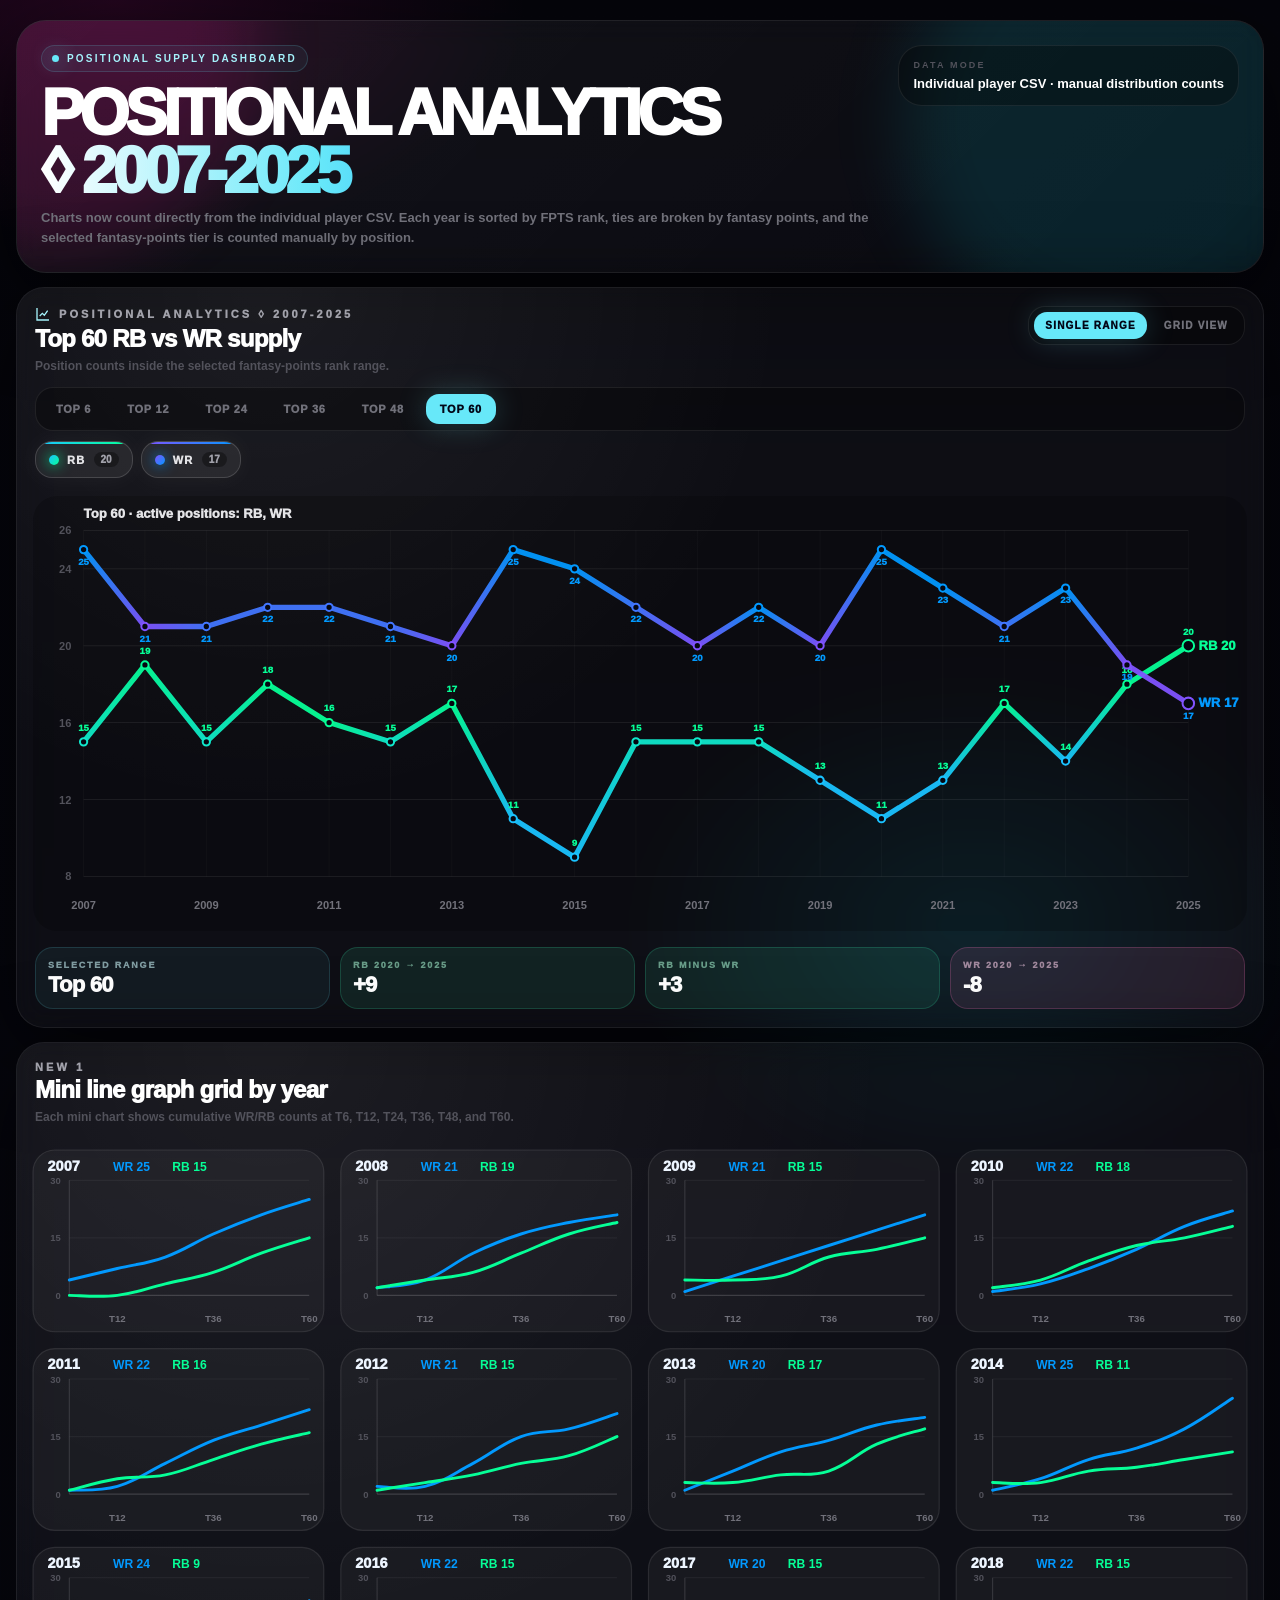
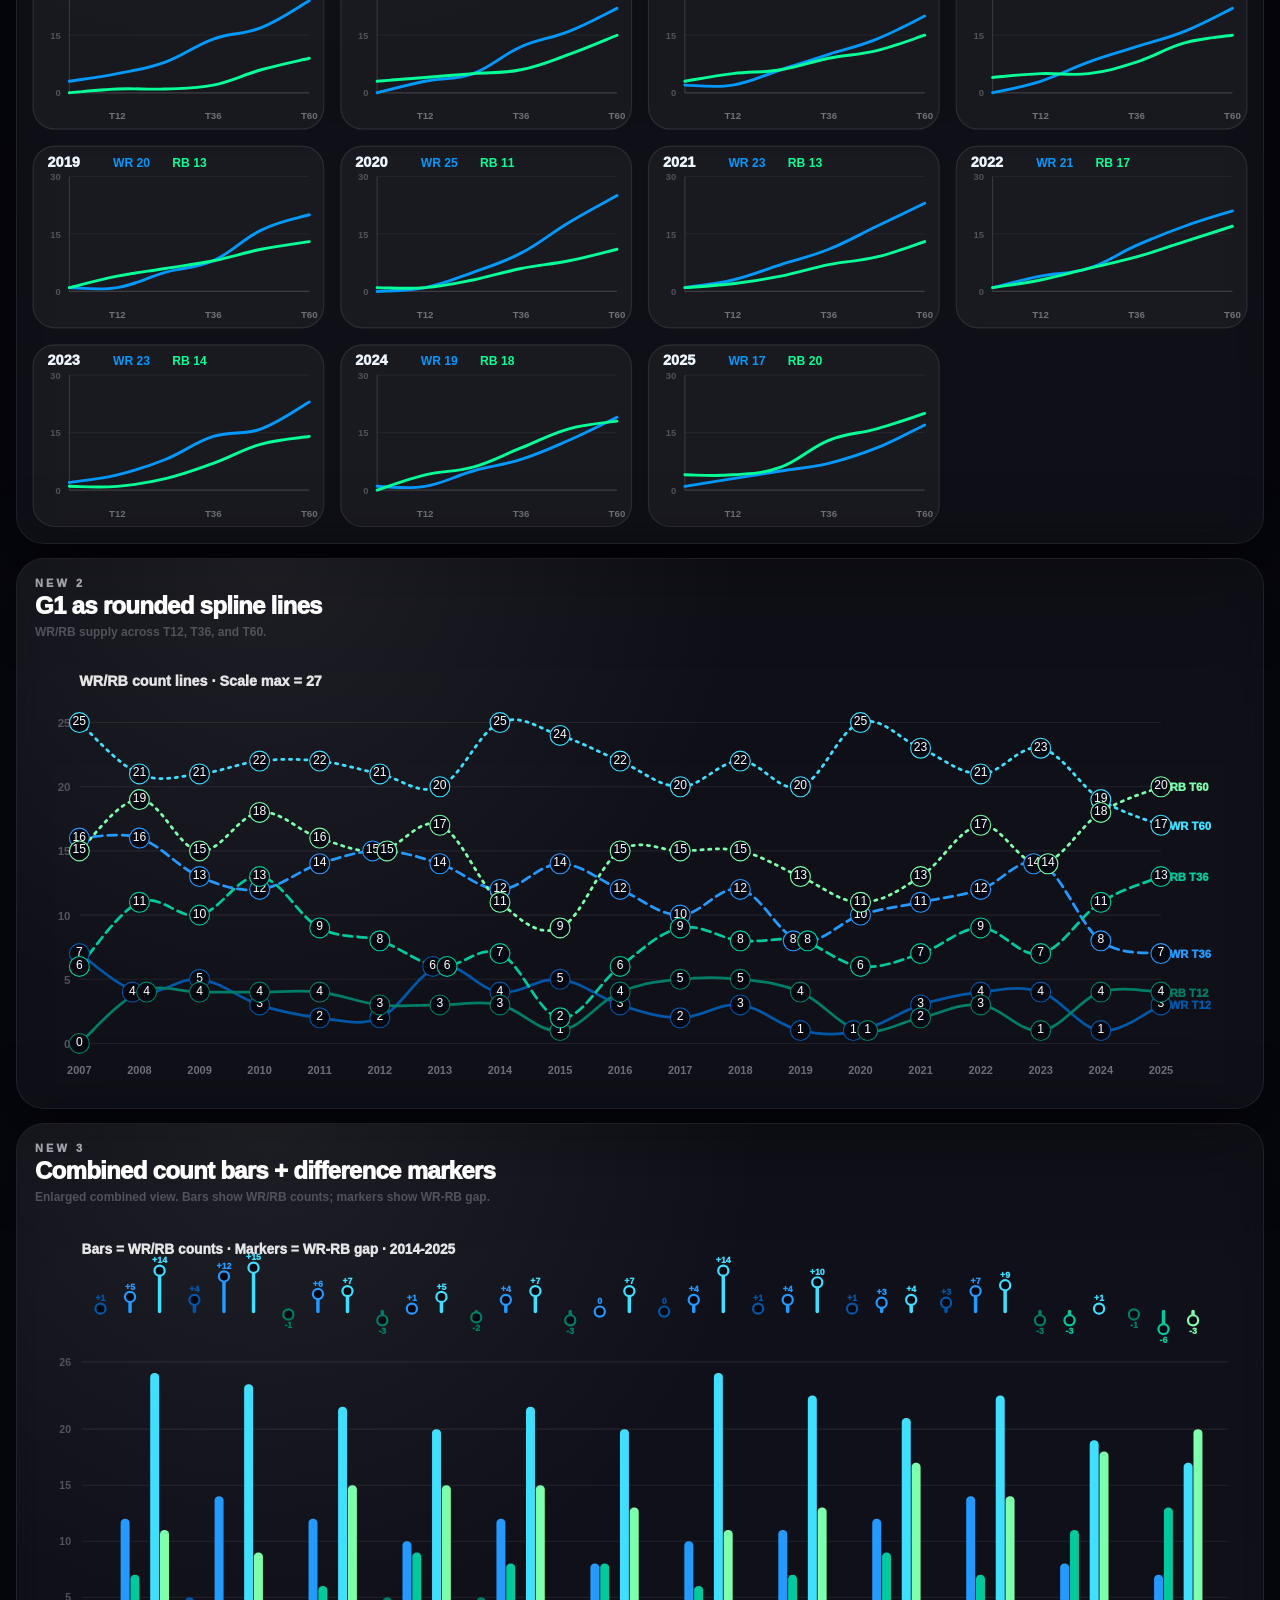
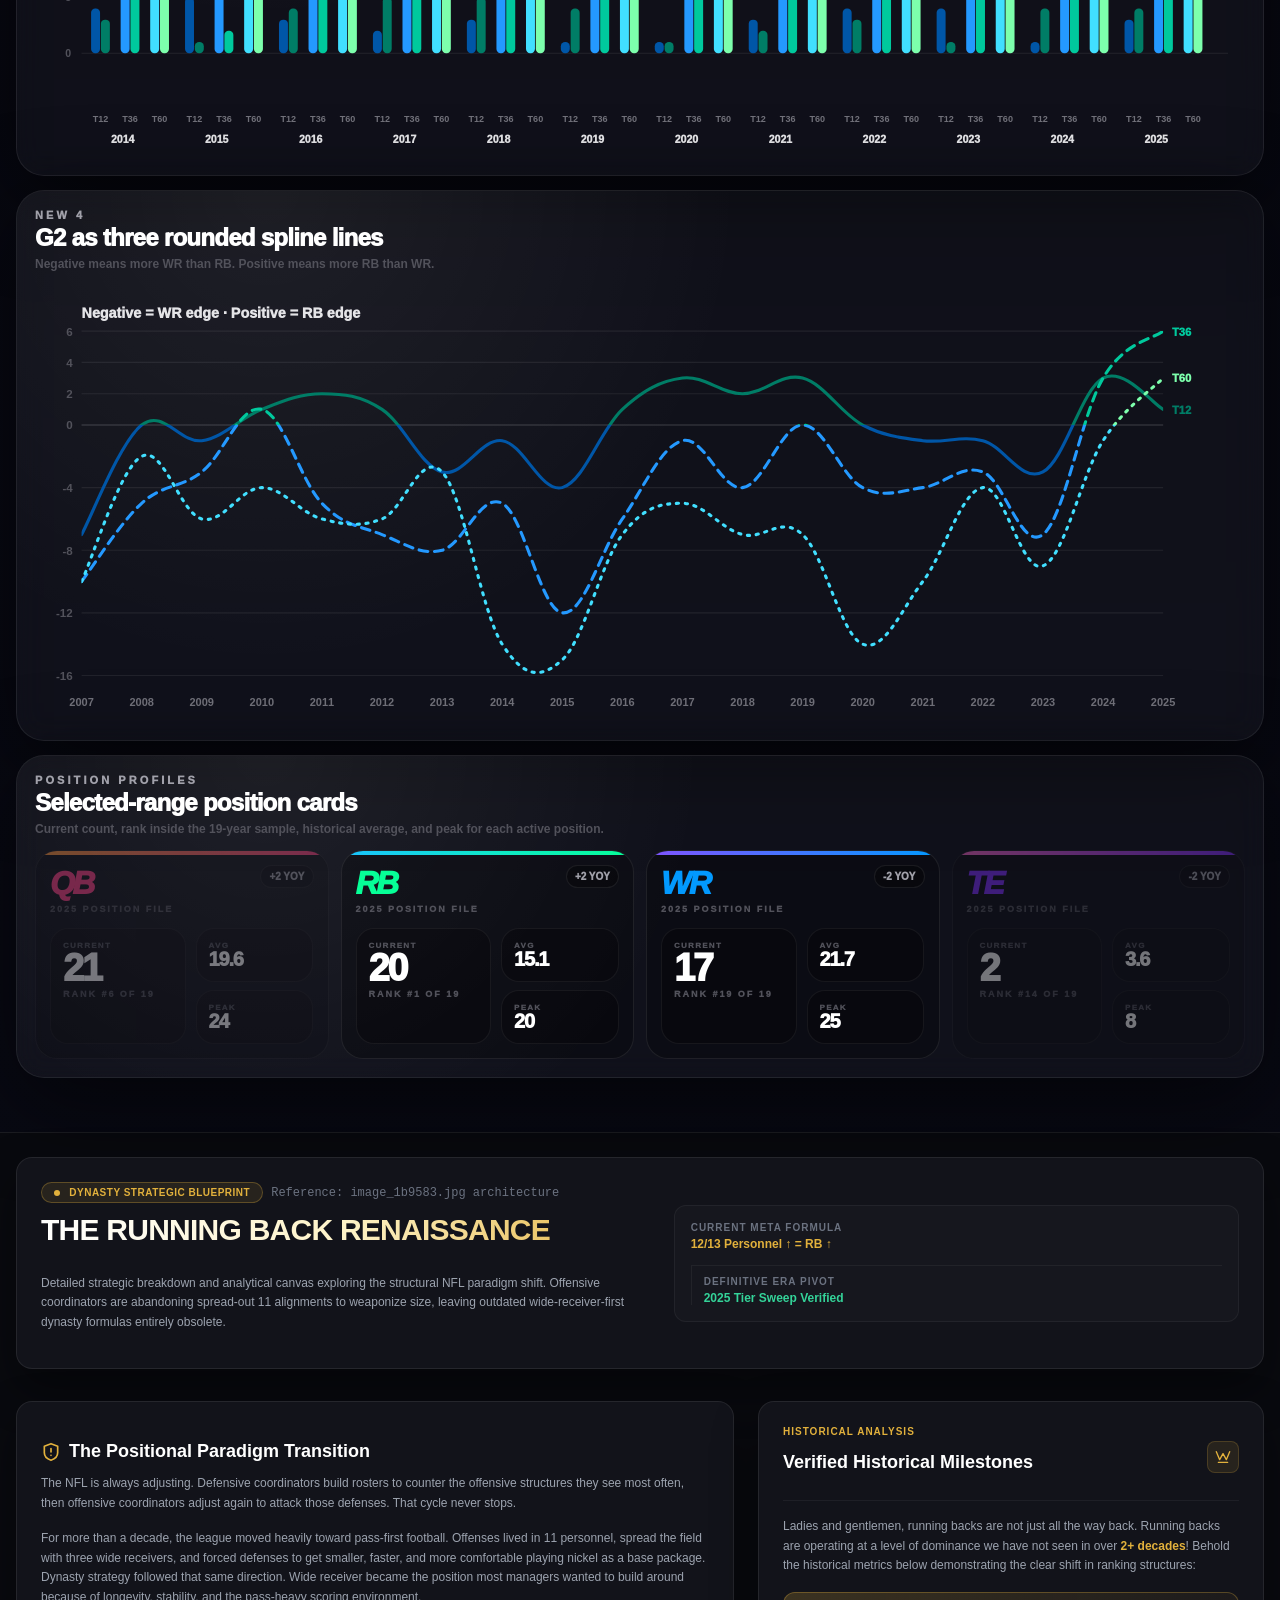
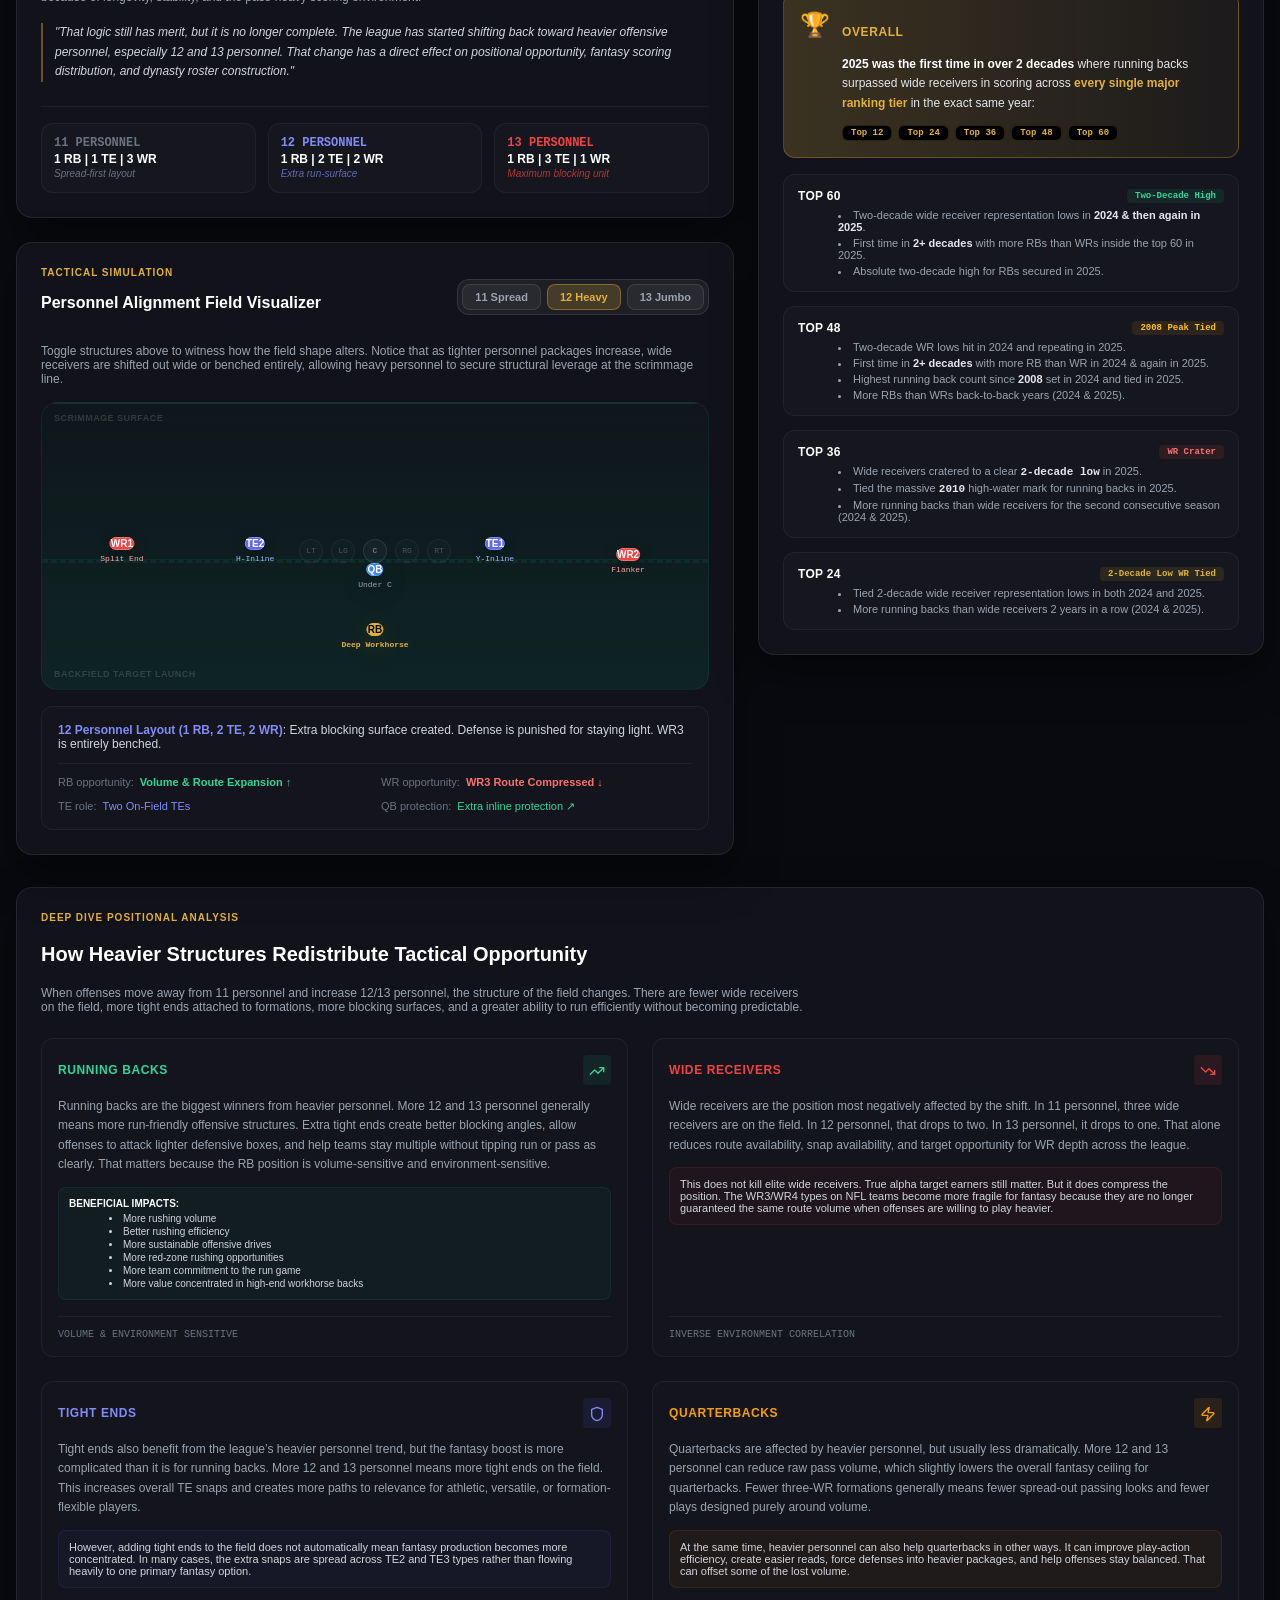
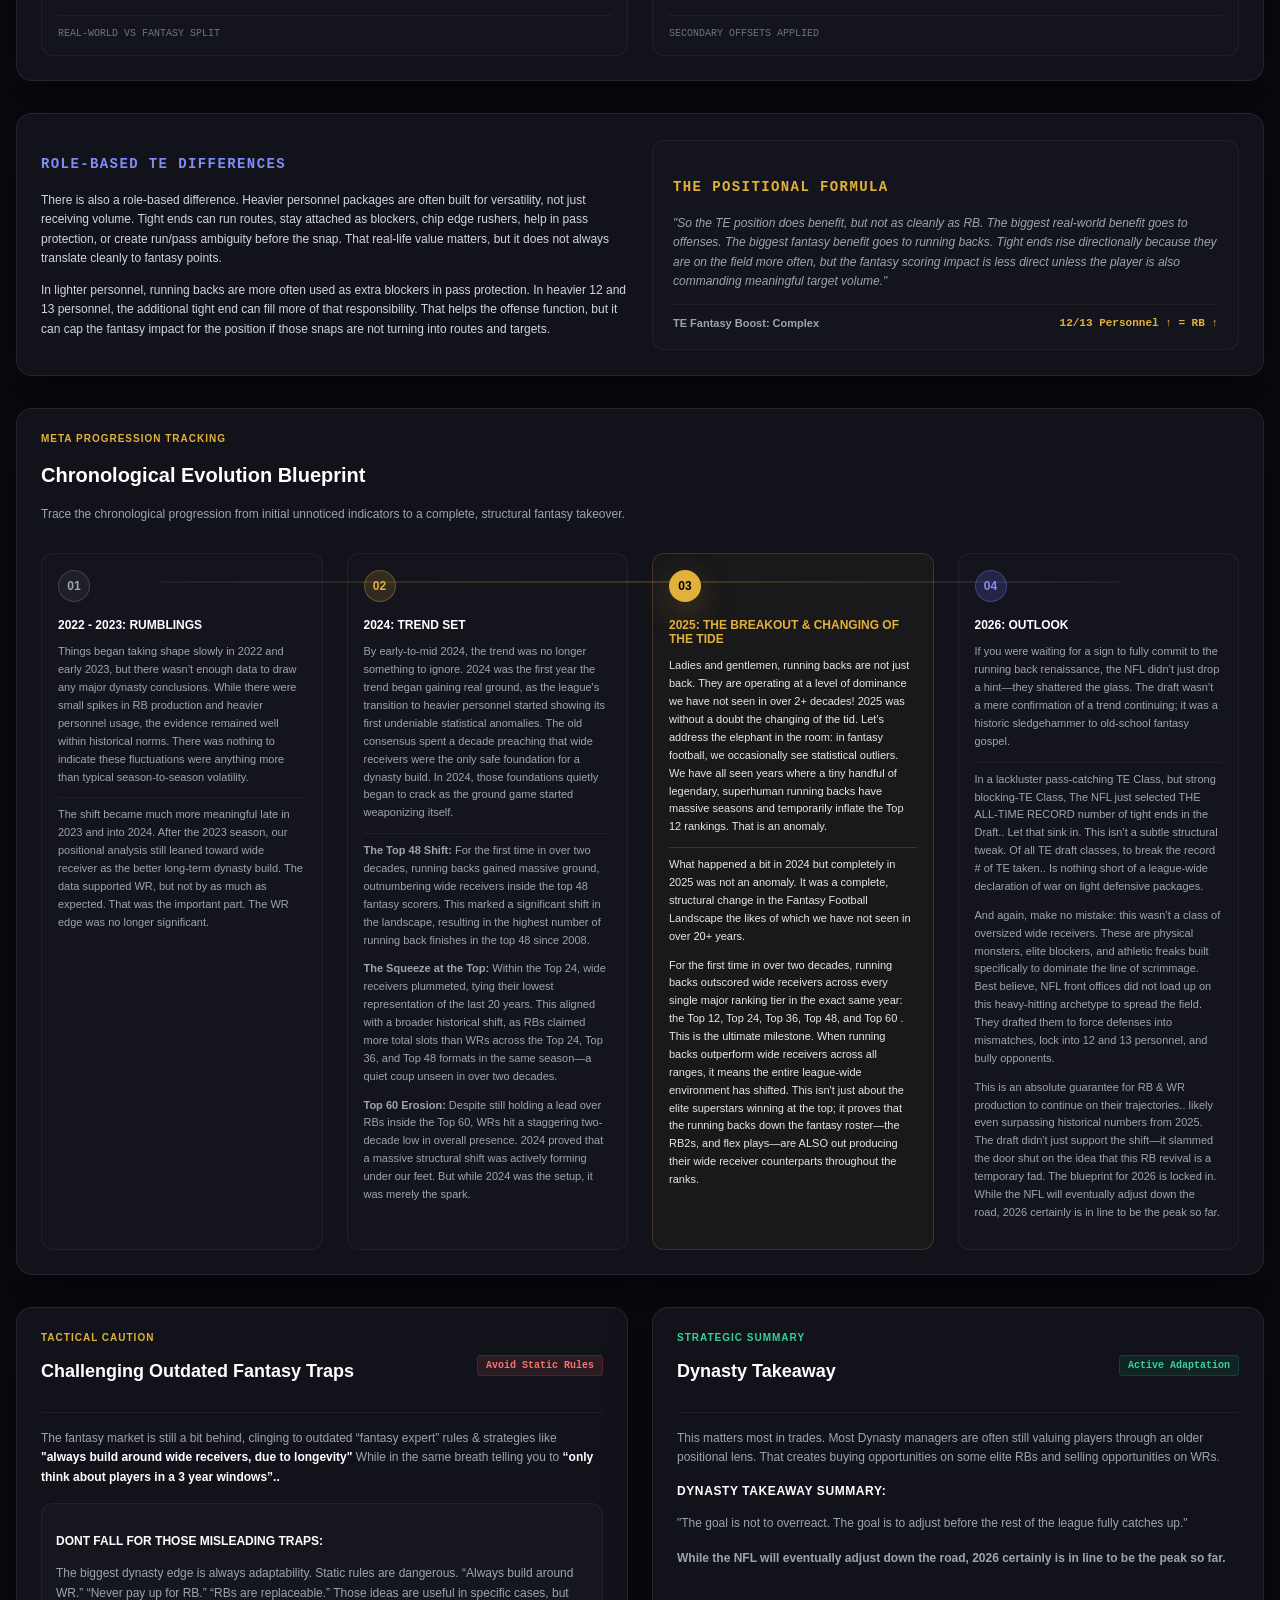
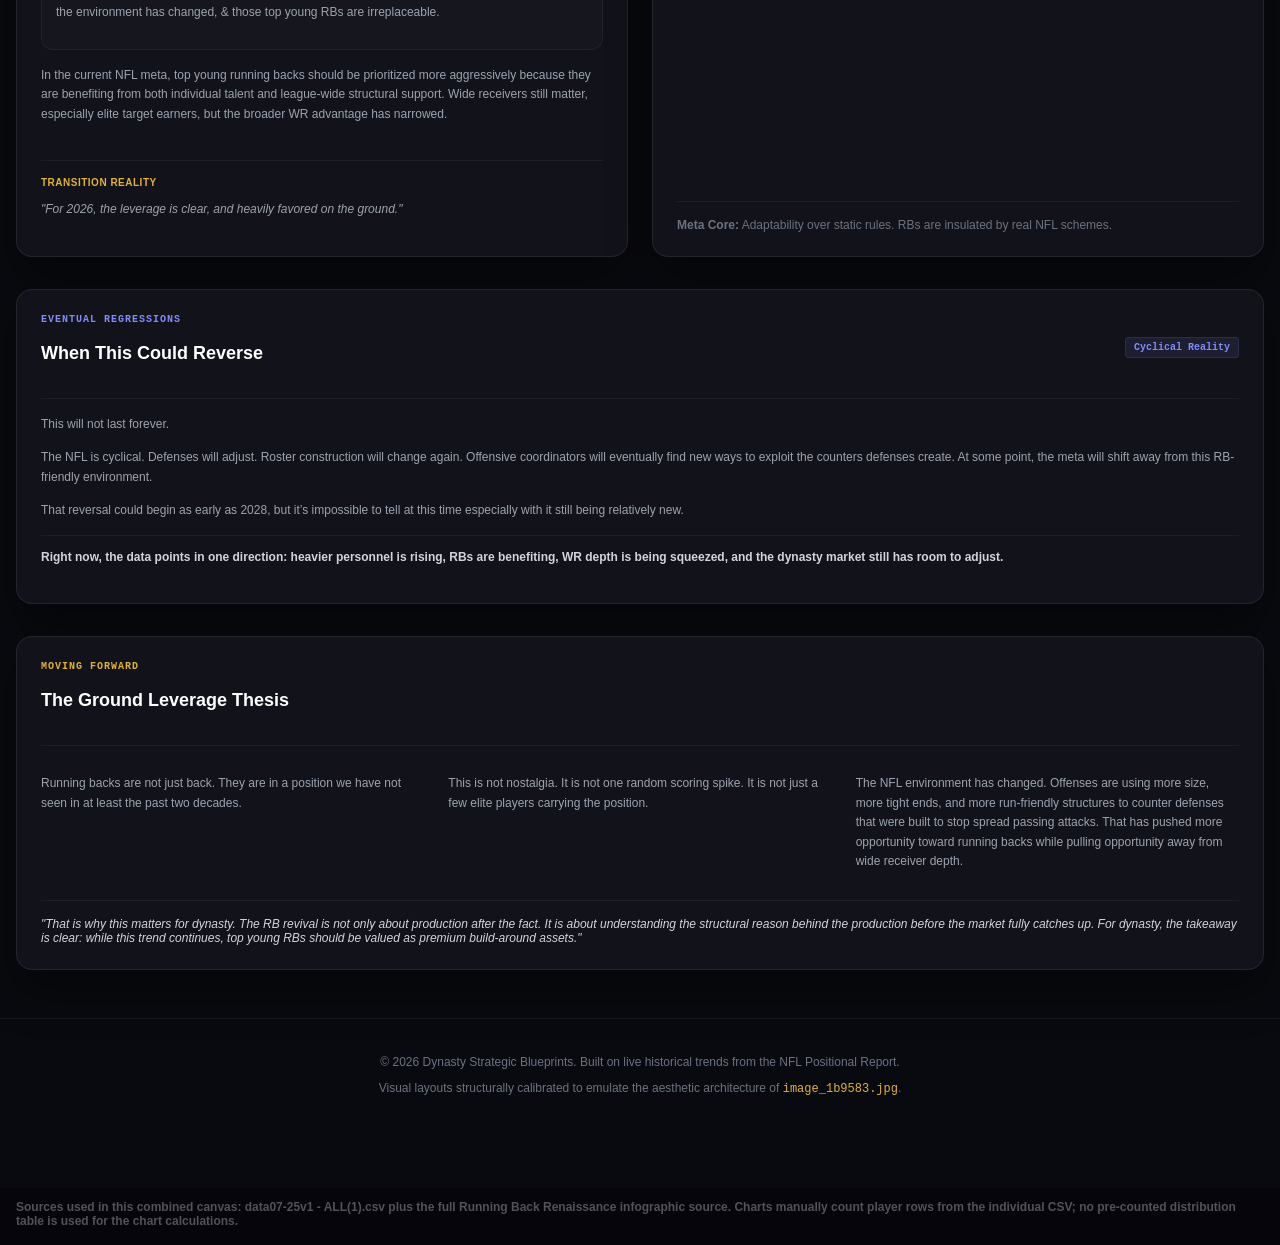
<file: PosDist/PosDist.html>
<!doctype html>
<html lang="en" class="dark">
<head>
  <meta charset="utf-8" />
  <meta name="viewport" content="width=device-width,initial-scale=1" />
  <title>POSITIONAL ANALYTICS ◊ 2007-2025 Canvas</title>
  <link rel="stylesheet" href="styles.css" />
  <script defer src="app.js"></script>
</head>
<body>

<div class="tooltip" id="tip"></div>
<div class="dyn-root">
<header class="dyn-hero">
<div class="dyn-hero-inner">
<div>
<span class="dyn-kicker"><span class="dyn-dot"></span> Positional supply dashboard</span>
<h1 class="dyn-title">POSITIONAL ANALYTICS <span>◊ 2007-2025</span></h1>
<p class="dyn-sub">Charts now count directly from the individual player CSV. Each year is sorted by FPTS rank, ties are broken by fantasy points, and the selected fantasy-points tier is counted manually by position.</p>
</div>
<div class="dyn-source-pill"><div>Data mode</div><div>Individual player CSV · manual distribution counts</div></div>
</div>
</header>
<main class="dyn-grid">
<section class="glass span-12" id="globalPanel">
<div class="glass-inner">
<div class="panel-head">
<div><div class="section-eyebrow"><svg fill="none" stroke="currentColor" stroke-width="2" viewbox="0 0 24 24"><path d="M3 3v18h18"></path><path d="m7 15 4-4 3 3 5-7"></path></svg>POSITIONAL ANALYTICS ◊ 2007-2025</div><h2 class="section-title" id="globalTitle">Top 60 positional supply</h2><p class="section-sub" id="globalSubtitle">Position counts inside the selected fantasy-points rank range.</p></div>
<div class="mode-toggle"><button class="mode-btn active" data-mode="single">Single range</button><button class="mode-btn" data-mode="grid">Grid view</button></div>
</div>
<div class="controls">
<div class="range-row" id="rangeButtons"></div>
<div class="pos-row" id="positionButtons"></div>
</div>
<div class="chart-wrap"><div id="globalChart"></div></div>
<div class="stat-grid" id="summaryChips"></div>
</div>
</section>
<section class="glass span-12 sub-chart-card">
<div class="glass-inner"><div class="panel-head"><div><div class="section-eyebrow">New 1</div><h2 class="section-title">Mini line graph grid by year</h2><p class="section-sub">Each mini chart shows cumulative WR/RB counts at T6, T12, T24, T36, T48, and T60.</p></div></div><div class="sub-chart-body"><div id="miniYearGrid"></div></div></div>
</section>
<section class="glass span-12 sub-chart-card">
<div class="glass-inner"><div class="panel-head"><div><div class="section-eyebrow">New 2</div><h2 class="section-title">G1 as rounded spline lines</h2><p class="section-sub">WR/RB supply across T12, T36, and T60.</p></div></div><div class="sub-chart-body"><div id="g1LineChart"></div></div></div>
</section>
<section class="glass span-12 sub-chart-card">
<div class="glass-inner"><div class="panel-head"><div><div class="section-eyebrow">New 3</div><h2 class="section-title">Combined count bars + difference markers</h2><p class="section-sub">Enlarged combined view. Bars show WR/RB counts; markers show WR-RB gap.</p></div></div><div class="sub-chart-body"><div id="comboG1G2"></div></div></div>
</section>
<section class="glass span-12 sub-chart-card">
<div class="glass-inner"><div class="panel-head"><div><div class="section-eyebrow">New 4</div><h2 class="section-title">G2 as three rounded spline lines</h2><p class="section-sub">Negative means more WR than RB. Positive means more RB than WR.</p></div></div><div class="sub-chart-body"><div id="g2ThreeLines"></div></div></div>
</section>
<section class="glass span-12">
<div class="glass-inner"><div class="panel-head"><div><div class="section-eyebrow">Position profiles</div><h2 class="section-title">Selected-range position cards</h2><p class="section-sub">Current count, rank inside the 19-year sample, historical average, and peak for each active position.</p></div></div><div class="profile-grid" id="positionProfiles"></div></div>
</section>
</main>
</div>
<section class="text-gray-100 font-sans antialiased min-h-screen pb-20" id="rb-renaissance-infographic">

<!-- Header Design Inspired Verbatim by image_1b9583.jpg dark tone, thin lines & golden badge -->
<header class="max-w-7xl mx-auto px-4 pt-6 md:pt-10 pb-4">
<div class="flex flex-col lg:flex-row justify-between items-start lg:items-center gap-6 bg-cardBg border border-cardBorder rounded-2xl p-6 md:p-8 shadow-xl relative overflow-hidden">
<!-- Background lights reminiscent of the dark starry/glowing look of the image -->
<div class="absolute -top-16 -right-16 w-32 h-32 bg-brandGold/5 rounded-full blur-2xl"></div>
<div class="space-y-2 max-w-3xl">
<div class="flex items-center gap-2">
<span class="px-3 py-1 rounded-full text-[10px] font-semibold tracking-wider uppercase bg-brandGold/10 text-brandGold border border-brandGold/30 font-display">
<span class="w-1.5 h-1.5 inline-block rounded-full bg-brandGold mr-1.5 animate-pulse"></span>
                        Dynasty Strategic Blueprint
                    </span>
<span class="text-xs text-gray-500 font-mono">Reference: image_1b9583.jpg architecture</span>
</div>
<h1 class="text-3xl md:text-5xl font-extrabold font-display bg-gradient-to-r from-white via-amber-100 to-brandGold bg-clip-text text-transparent leading-tight tracking-tight">
                    THE RUNNING BACK RENAISSANCE
                </h1>
<p class="text-xs md:text-sm text-gray-400 leading-relaxed">
                    Detailed strategic breakdown and analytical canvas exploring the structural NFL paradigm shift. 
                    Offensive coordinators are abandoning spread-out 11 alignments to weaponize size, leaving outdated wide-receiver-first dynasty formulas entirely obsolete.
                </p>
</div>
<!-- Strategic Core Stats Stack mimicking the layout blocks seen in image_1b9583.jpg -->
<div class="w-full lg:w-auto grid grid-cols-2 lg:flex lg:flex-col gap-3.5 bg-white/[0.02] border border-white/5 p-4 rounded-xl min-w-[240px]">
<div>
<span class="text-[10px] text-gray-500 uppercase tracking-widest font-bold block">Current Meta Formula</span>
<span class="text-xs md:text-sm font-semibold text-brandGold font-display block mt-1">
                        12/13 Personnel ↑ = RB ↑
                    </span>
</div>
<div class="border-l lg:border-l-0 lg:border-t border-white/5 pl-3 lg:pl-0 lg:pt-2.5">
<span class="text-[10px] text-gray-500 uppercase tracking-widest font-bold block">Definitive Era Pivot</span>
<span class="text-xs md:text-sm font-semibold text-emerald-400 block mt-1">
                        2025 Tier Sweep Verified
                    </span>
</div>
</div>
</div>
</header>
<!-- Main Content Container with structured 12-column grid layout -->
<main class="max-w-7xl mx-auto px-4 grid grid-cols-1 lg:grid-cols-12 gap-6 items-start mt-4">
<!-- LEFT PANEL: Core Theory & Live Visualizer (Columns 1-7) -->
<section class="lg:col-span-7 space-y-6">
<!-- Core Structural Shift Block -->
<div class="bg-cardBg border border-cardBorder rounded-2xl p-6 relative overflow-hidden shadow-xl">
<div class="absolute -top-16 -right-16 w-32 h-32 bg-emerald-500/5 rounded-full blur-2xl"></div>
<h2 class="text-lg md:text-xl font-bold font-display text-white mb-3 flex items-center gap-2">
<i class="w-5 h-5 text-brandGold" data-lucide="shield-alert"></i>
                    The Positional Paradigm Transition
                </h2>
<div class="space-y-4 text-xs md:text-sm text-gray-400 leading-relaxed">
<p>
                        The NFL is always adjusting. Defensive coordinators build rosters to counter the offensive structures they see most often, then offensive coordinators adjust again to attack those defenses. That cycle never stops.
                    </p>
<p>
                        For more than a decade, the league moved heavily toward pass-first football. Offenses lived in 11 personnel, spread the field with three wide receivers, and forced defenses to get smaller, faster, and more comfortable playing nickel as a base package. Dynasty strategy followed that same direction. Wide receiver became the position most managers wanted to build around because of longevity, stability, and the pass-heavy scoring environment.
                    </p>
<p class="border-l-2 border-brandGold/40 pl-3 italic text-gray-300">
                        "That logic still has merit, but it is no longer complete. The league has started shifting back toward heavier offensive personnel, especially 12 and 13 personnel. That change has a direct effect on positional opportunity, fantasy scoring distribution, and dynasty roster construction."
                    </p>
</div>
<!-- Formulas Summary Card nested neatly matching standard image content formats -->
<div class="mt-6 grid grid-cols-1 md:grid-cols-3 gap-3 pt-4 border-t border-white/5 text-xs">
<div class="p-3 bg-white/[0.02] border border-white/5 rounded-xl">
<span class="text-gray-500 font-mono font-bold block">11 PERSONNEL</span>
<span class="text-white font-semibold mt-0.5 block">1 RB | 1 TE | 3 WR</span>
<span class="text-[10px] text-gray-500 italic">Spread-first layout</span>
</div>
<div class="p-3 bg-white/[0.02] border border-white/5 rounded-xl">
<span class="text-indigo-400 font-mono font-bold block">12 PERSONNEL</span>
<span class="text-white font-semibold mt-0.5 block">1 RB | 2 TE | 2 WR</span>
<span class="text-[10px] text-indigo-400/70 italic">Extra run-surface</span>
</div>
<div class="p-3 bg-white/[0.02] border border-white/5 rounded-xl">
<span class="text-brandRed font-mono font-bold block">13 PERSONNEL</span>
<span class="text-white font-semibold mt-0.5 block">1 RB | 3 TE | 1 WR</span>
<span class="text-[10px] text-brandRed/70 italic">Maximum blocking unit</span>
</div>
</div>
</div>
<!-- Interactive Playmaker Simulator Widget -->
<div class="bg-cardBg border border-cardBorder rounded-2xl p-6 shadow-xl relative">
<div class="flex flex-col sm:flex-row sm:items-center justify-between gap-4 mb-4">
<div>
<span class="text-[10px] font-bold tracking-widest text-brandGold uppercase block">Tactical Simulation</span>
<h3 class="text-base font-bold font-display text-white">Personnel Alignment Field Visualizer</h3>
</div>
<div class="flex gap-1.5 bg-white/5 p-1 rounded-xl border border-white/10 self-start sm:self-auto">
<button class="text-[11px] font-bold px-3 py-1.5 rounded-lg border transition-all" id="btn-pers-11" onclick="updatePersonnelSimulator('11')">11 Spread</button>
<button class="text-[11px] font-bold px-3 py-1.5 rounded-lg border transition-all" id="btn-pers-12" onclick="updatePersonnelSimulator('12')">12 Heavy</button>
<button class="text-[11px] font-bold px-3 py-1.5 rounded-lg border transition-all" id="btn-pers-13" onclick="updatePersonnelSimulator('13')">13 Jumbo</button>
</div>
</div>
<p class="text-xs text-gray-400 mb-4">
                    Toggle structures above to witness how the field shape alters. Notice that as tighter personnel packages increase, wide receivers are shifted out wide or benched entirely, allowing heavy personnel to secure structural leverage at the scrimmage line.
                </p>
<!-- Virtual Football Grid Visualization -->
<div class="relative w-full h-72 sm:h-80 bg-gradient-to-b from-emerald-950/15 to-emerald-900/30 rounded-2xl border border-emerald-500/10 overflow-hidden mb-4">
<!-- Yard Line Grid Design -->
<div class="absolute inset-x-0 top-1/4 border-b border-white/[0.03]"></div>
<div class="absolute inset-x-0 top-2/4 border-b border-white/[0.03]"></div>
<div class="absolute inset-x-0 top-3/4 border-b border-white/[0.03]"></div>
<div class="absolute top-2.5 left-3 text-[9px] text-white/15 font-bold font-display uppercase tracking-wider">Scrimmage Surface</div>
<div class="absolute bottom-2.5 left-3 text-[9px] text-white/15 font-bold font-display uppercase tracking-wider">Backfield Target Launch</div>
<!-- Dynamic field players output -->
<div class="absolute inset-0 transition-all duration-300" id="tactical-field-grid"></div>
</div>
<!-- Live formula comment area -->
<div class="bg-white/[0.01] border border-white/5 p-4 rounded-xl space-y-3">
<div class="text-xs text-gray-300" id="shift-formula-display">
                        Select a personnel style above...
                    </div>
<div class="grid grid-cols-1 sm:grid-cols-2 gap-3 pt-3 border-t border-white/5 text-[11px] font-medium">
<div class="text-gray-300 flex items-center gap-1.5" id="sim-stat-rb"></div>
<div class="text-gray-300 flex items-center gap-1.5" id="sim-stat-wr"></div>
<div class="text-gray-300 flex items-center gap-1.5" id="sim-stat-te"></div>
<div class="text-gray-300 flex items-center gap-1.5" id="sim-stat-qb"></div>
</div>
</div>
</div>
</section>
<!-- RIGHT PANEL: Absolute Historic Milestones Section (Columns 8-12) -->
<section class="lg:col-span-5 space-y-6">
<div class="bg-cardBg border border-cardBorder rounded-2xl p-6 shadow-xl relative overflow-hidden">
<div class="absolute -top-16 -left-16 w-32 h-32 bg-brandGold/5 rounded-full blur-2xl"></div>
<div class="flex items-center justify-between mb-4 border-b border-white/5 pb-3">
<div>
<span class="text-[10px] font-bold tracking-widest text-brandGold uppercase block">Historical Analysis</span>
<h2 class="text-lg font-bold font-display text-white">Verified Historical Milestones</h2>
</div>
<div class="w-8 h-8 rounded-lg bg-brandGold/10 flex items-center justify-center text-brandGold border border-brandGold/20">
<i class="w-4 h-4" data-lucide="crown"></i>
</div>
</div>
<p class="text-xs text-gray-400 leading-relaxed mb-4">
                    Ladies and gentlemen, running backs are not just all the way back. Running backs are operating at a level of dominance we have not seen in over <strong class="text-brandGold">2+ decades</strong>! 
                    Behold the historical metrics below demonstrating the clear shift in ranking structures:
                </p>
<!-- OVERALL Master Milestone Banner -->
<div class="mb-4 bg-gradient-to-r from-brandGold/20 to-brandGold/5 border border-brandGold/30 p-4 rounded-xl relative overflow-hidden">
<div class="absolute top-0 right-0 w-24 h-24 bg-brandGold/5 rounded-full translate-x-8 -translate-y-8"></div>
<div class="flex gap-3 items-start">
<span class="text-2xl mt-0.5">🏆</span>
<div>
<h4 class="text-xs font-bold font-display text-brandGold uppercase tracking-wider">OVERALL</h4>
<p class="text-xs text-gray-200 mt-1 leading-relaxed">
<strong class="text-white">2025 was the first time in over 2 decades</strong> where running backs surpassed wide receivers in scoring across <strong class="text-brandGold">every single major ranking tier</strong> in the exact same year:
                            </p>
<div class="flex flex-wrap gap-1.5 mt-3">
<span class="text-[9px] font-mono font-bold bg-black/60 text-brandGold px-2 py-0.5 rounded-md border border-brandGold/20">Top 12</span>
<span class="text-[9px] font-mono font-bold bg-black/60 text-brandGold px-2 py-0.5 rounded-md border border-brandGold/20">Top 24</span>
<span class="text-[9px] font-mono font-bold bg-black/60 text-brandGold px-2 py-0.5 rounded-md border border-brandGold/20">Top 36</span>
<span class="text-[9px] font-mono font-bold bg-black/60 text-brandGold px-2 py-0.5 rounded-md border border-brandGold/20">Top 48</span>
<span class="text-[9px] font-mono font-bold bg-black/60 text-brandGold px-2 py-0.5 rounded-md border border-brandGold/20">Top 60</span>
</div>
</div>
</div>
</div>
<!-- Tier Stack Segment (Cleaned Up as Requested) -->
<div class="space-y-3.5">
<!-- TOP 60 Card -->
<div class="p-3.5 rounded-xl bg-white/[0.02] border border-white/5 hover:border-brandGold/30 transition-all">
<div class="flex justify-between items-center mb-1.5">
<span class="text-xs font-bold font-display text-white tracking-wide">TOP 60</span>
<span class="text-[9px] font-mono font-bold text-emerald-400 bg-emerald-500/10 px-2 py-0.5 rounded">Two-Decade High</span>
</div>
<ul class="text-[11px] text-gray-400 space-y-1 list-disc list-inside">
<li>Two-decade wide receiver representation lows in <strong class="text-gray-200">2024 &amp; then again in 2025</strong>.</li>
<li>First time in <strong class="text-gray-200">2+ decades</strong> with more RBs than WRs inside the top 60 in 2025.</li>
<li>Absolute two-decade high for RBs secured in 2025.</li>
</ul>
</div>
<!-- TOP 48 Card -->
<div class="p-3.5 rounded-xl bg-white/[0.02] border border-white/5 hover:border-brandGold/30 transition-all">
<div class="flex justify-between items-center mb-1.5">
<span class="text-xs font-bold font-display text-white tracking-wide">TOP 48</span>
<span class="text-[9px] font-mono font-bold text-amber-400 bg-amber-500/10 px-2 py-0.5 rounded">2008 Peak Tied</span>
</div>
<ul class="text-[11px] text-gray-400 space-y-1 list-disc list-inside">
<li>Two-decade WR lows hit in 2024 and repeating in 2025.</li>
<li>First time in <strong class="text-gray-200">2+ decades</strong> with more RB than WR in 2024 &amp; again in 2025.</li>
<li>Highest running back count since <strong class="text-gray-200">2008</strong> set in 2024 and tied in 2025.</li>
<li>More RBs than WRs back-to-back years (2024 &amp; 2025).</li>
</ul>
</div>
<!-- TOP 36 Card -->
<div class="p-3.5 rounded-xl bg-white/[0.02] border border-white/5 hover:border-brandGold/30 transition-all">
<div class="flex justify-between items-center mb-1.5">
<span class="text-xs font-bold font-display text-white tracking-wide">TOP 36</span>
<span class="text-[9px] font-mono font-bold text-red-400 bg-red-500/10 px-2 py-0.5 rounded">WR Crater</span>
</div>
<ul class="text-[11px] text-gray-400 space-y-1 list-disc list-inside">
<li>Wide receivers cratered to a clear <strong class="text-gray-200 font-mono">2-decade low</strong> in 2025.</li>
<li>Tied the massive <strong class="text-gray-200 font-mono">2010</strong> high-water mark for running backs in 2025.</li>
<li>More running backs than wide receivers for the second consecutive season (2024 &amp; 2025).</li>
</ul>
</div>
<!-- TOP 24 Card -->
<div class="p-3.5 rounded-xl bg-white/[0.02] border border-white/5 hover:border-brandGold/30 transition-all">
<div class="flex justify-between items-center mb-1.5">
<span class="text-xs font-bold font-display text-white tracking-wide">TOP 24</span>
<span class="text-[9px] font-mono font-bold text-brandGold bg-brandGold/10 px-2 py-0.5 rounded">2-Decade Low WR Tied</span>
</div>
<ul class="text-[11px] text-gray-400 space-y-1 list-disc list-inside">
<li>Tied 2-decade wide receiver representation lows in both 2024 and 2025.</li>
<li>More running backs than wide receivers 2 years in a row (2024 &amp; 2025).</li>
</ul>
</div>
</div>
</div>
</section>
</main>
<!-- SECTION 3: Detailed Positional Matrix (Columns Layout) -->
<section class="max-w-7xl mx-auto px-4 mt-8">
<div class="bg-cardBg border border-cardBorder rounded-2xl p-6 shadow-xl">
<div class="mb-6">
<span class="text-[10px] font-bold tracking-widest text-brandGold uppercase block mb-1">Deep Dive Positional Analysis</span>
<h3 class="text-xl font-bold font-display text-white">How Heavier Structures Redistribute Tactical Opportunity</h3>
<p class="text-xs text-gray-400 max-w-3xl mt-1">
                    When offenses move away from 11 personnel and increase 12/13 personnel, the structure of the field changes. There are fewer wide receivers on the field, more tight ends attached to formations, more blocking surfaces, and a greater ability to run efficiently without becoming predictable.
                </p>
</div>
<div class="grid grid-cols-1 md:grid-cols-2 lg:grid-cols-4 gap-6">
<!-- RBs Position Card -->
<div class="bg-white/[0.01] border border-white/5 p-4 rounded-xl relative flex flex-col justify-between hover:border-emerald-500/20 transition-all">
<div class="space-y-3">
<div class="flex items-center justify-between">
<span class="text-xs font-bold text-emerald-400 tracking-wider uppercase font-display">Running Backs</span>
<div class="p-1.5 bg-emerald-500/10 text-emerald-400 rounded">
<i class="w-4 h-4" data-lucide="trending-up"></i>
</div>
</div>
<p class="text-xs text-gray-400 leading-relaxed">
                            Running backs are the biggest winners from heavier personnel. More 12 and 13 personnel generally means more run-friendly offensive structures. Extra tight ends create better blocking angles, allow offenses to attack lighter defensive boxes, and help teams stay multiple without tipping run or pass as clearly. That matters because the RB position is volume-sensitive and environment-sensitive.
                        </p>
<div class="bg-emerald-500/5 p-2.5 rounded-lg border border-emerald-500/10 text-[11px] text-emerald-300 space-y-1">
<strong class="block mb-1 text-white uppercase text-[10px]">Beneficial Impacts:</strong>
<ul class="list-disc list-inside space-y-0.5 text-[10px] text-gray-300">
<li>More rushing volume</li>
<li>Better rushing efficiency</li>
<li>More sustainable offensive drives</li>
<li>More red-zone rushing opportunities</li>
<li>More team commitment to the run game</li>
<li>More value concentrated in high-end workhorse backs</li>
</ul>
</div>
</div>
<div class="border-t border-white/5 pt-3 mt-4 text-[10px] text-gray-500 font-mono">
                        VOLUME &amp; ENVIRONMENT SENSITIVE
                    </div>
</div>
<!-- WRs Position Card -->
<div class="bg-white/[0.01] border border-white/5 p-4 rounded-xl relative flex flex-col justify-between hover:border-brandRed/20 transition-all">
<div class="space-y-3">
<div class="flex items-center justify-between">
<span class="text-xs font-bold text-brandRed tracking-wider uppercase font-display">Wide Receivers</span>
<div class="p-1.5 bg-brandRed/10 text-brandRed rounded">
<i class="w-4 h-4" data-lucide="trending-down"></i>
</div>
</div>
<p class="text-xs text-gray-400 leading-relaxed">
                            Wide receivers are the position most negatively affected by the shift. In 11 personnel, three wide receivers are on the field. In 12 personnel, that drops to two. In 13 personnel, it drops to one. That alone reduces route availability, snap availability, and target opportunity for WR depth across the league.
                        </p>
<p class="text-[11px] text-gray-300 bg-brandRed/5 p-2.5 rounded-lg border border-brandRed/10">
                            This does not kill elite wide receivers. True alpha target earners still matter. But it does compress the position. The WR3/WR4 types on NFL teams become more fragile for fantasy because they are no longer guaranteed the same route volume when offenses are willing to play heavier.
                        </p>
</div>
<div class="border-t border-white/5 pt-3 mt-4 text-[10px] text-gray-500 font-mono">
                        INVERSE ENVIRONMENT CORRELATION
                    </div>
</div>
<!-- TEs Position Card -->
<div class="bg-white/[0.01] border border-white/5 p-4 rounded-xl relative flex flex-col justify-between hover:border-indigo-500/20 transition-all">
<div class="space-y-3">
<div class="flex items-center justify-between">
<span class="text-xs font-bold text-indigo-400 tracking-wider uppercase font-display">Tight Ends</span>
<div class="p-1.5 bg-indigo-500/10 text-indigo-400 rounded">
<i class="w-4 h-4" data-lucide="shield"></i>
</div>
</div>
<p class="text-xs text-gray-400 leading-relaxed">
                            Tight ends also benefit from the league’s heavier personnel trend, but the fantasy boost is more complicated than it is for running backs. More 12 and 13 personnel means more tight ends on the field. This increases overall TE snaps and creates more paths to relevance for athletic, versatile, or formation-flexible players.
                        </p>
<p class="text-[11px] text-gray-300 bg-indigo-500/5 p-2.5 rounded-lg border border-indigo-500/10">
                            However, adding tight ends to the field does not automatically mean fantasy production becomes more concentrated. In many cases, the extra snaps are spread across TE2 and TE3 types rather than flowing heavily to one primary fantasy option.
                        </p>
</div>
<div class="border-t border-white/5 pt-3 mt-4 text-[10px] text-gray-500 font-mono">
                        REAL-WORLD VS FANTASY SPLIT
                    </div>
</div>
<!-- QBs Position Card -->
<div class="bg-white/[0.01] border border-white/5 p-4 rounded-xl relative flex flex-col justify-between hover:border-amber-500/20 transition-all">
<div class="space-y-3">
<div class="flex items-center justify-between">
<span class="text-xs font-bold text-amber-500 tracking-wider uppercase font-display">Quarterbacks</span>
<div class="p-1.5 bg-amber-500/10 text-amber-500 rounded">
<i class="w-4 h-4" data-lucide="zap"></i>
</div>
</div>
<p class="text-xs text-gray-400 leading-relaxed">
                            Quarterbacks are affected by heavier personnel, but usually less dramatically. More 12 and 13 personnel can reduce raw pass volume, which slightly lowers the overall fantasy ceiling for quarterbacks. Fewer three-WR formations generally means fewer spread-out passing looks and fewer plays designed purely around volume.
                        </p>
<p class="text-[11px] text-gray-300 bg-amber-500/5 p-2.5 rounded-lg border border-amber-500/10">
                            At the same time, heavier personnel can also help quarterbacks in other ways. It can improve play-action efficiency, create easier reads, force defenses into heavier packages, and help offenses stay balanced. That can offset some of the lost volume.
                        </p>
</div>
<div class="border-t border-white/5 pt-3 mt-4 text-[10px] text-gray-500 font-mono">
                        SECONDARY OFFSETS APPLIED
                    </div>
</div>
</div>
</div>
</section>
<!-- SECTION 3.5: Hidden TE Role Dynamics & Paradigm Note -->
<section class="max-w-7xl mx-auto px-4 mt-8">
<div class="bg-cardBg border border-cardBorder rounded-2xl p-6 shadow-xl relative overflow-hidden">
<div class="grid grid-cols-1 md:grid-cols-2 gap-6 items-center">
<div class="space-y-3">
<h4 class="text-sm font-bold uppercase text-indigo-400 font-mono tracking-widest">Role-Based TE Differences</h4>
<p class="text-xs text-gray-300 leading-relaxed">
                        There is also a role-based difference. Heavier personnel packages are often built for versatility, not just receiving volume. Tight ends can run routes, stay attached as blockers, chip edge rushers, help in pass protection, or create run/pass ambiguity before the snap. That real-life value matters, but it does not always translate cleanly to fantasy points.
                    </p>
<p class="text-xs text-gray-300 leading-relaxed">
                        In lighter personnel, running backs are more often used as extra blockers in pass protection. In heavier 12 and 13 personnel, the additional tight end can fill more of that responsibility. That helps the offense function, but it can cap the fantasy impact for the position if those snaps are not turning into routes and targets.
                    </p>
</div>
<div class="space-y-3 bg-white/[0.01] border border-white/5 p-5 rounded-xl">
<h4 class="text-sm font-bold uppercase text-brandGold font-mono tracking-widest">The Positional Formula</h4>
<p class="text-xs text-gray-400 leading-relaxed italic">
                        "So the TE position does benefit, but not as cleanly as RB. The biggest real-world benefit goes to offenses. The biggest fantasy benefit goes to running backs. Tight ends rise directionally because they are on the field more often, but the fantasy scoring impact is less direct unless the player is also commanding meaningful target volume."
                    </p>
<div class="border-t border-white/5 pt-3 flex justify-between text-[11px] font-semibold text-gray-400">
<span>TE Fantasy Boost: Complex</span>
<span class="text-brandGold font-mono">12/13 Personnel ↑ = RB ↑</span>
</div>
</div>
</div>
</div>
</section>
<!-- SECTION 4: Timeline Evolution Phase (No Reversal speculative element) -->
<section class="max-w-7xl mx-auto px-4 mt-8">
<div class="bg-cardBg border border-cardBorder rounded-2xl p-6 shadow-xl relative overflow-hidden animate-fade-in">
<div class="absolute -bottom-16 -right-16 w-36 h-36 bg-brandGold/5 rounded-full blur-2xl"></div>
<div class="mb-8">
<span class="text-[10px] font-bold tracking-widest text-brandGold uppercase block mb-1">Meta Progression Tracking</span>
<h3 class="text-xl font-bold font-display text-white">Chronological Evolution Blueprint</h3>
<p class="text-xs text-gray-400 max-w-2xl mt-1">
                    Trace the chronological progression from initial unnoticed indicators to a complete, structural fantasy takeover.
                </p>
</div>
<!-- Responsive Step Flow Map -->
<div class="grid grid-cols-1 md:grid-cols-4 gap-6 relative">
<!-- Connect Line representing chronologic continuity -->
<div class="hidden md:block absolute top-[28px] left-[10%] right-[10%] h-[2px] bg-gradient-to-r from-white/5 via-brandGold/20 to-white/5"></div>
<!-- Step 1: Rumblings -->
<div class="relative bg-white/[0.01] border border-white/5 p-4 rounded-xl flex flex-col justify-between">
<div>
<div class="w-8 h-8 rounded-full bg-white/5 border border-white/15 flex items-center justify-center font-bold text-xs text-gray-400 mb-3 z-10 relative">
                            01
                        </div>
<h4 class="text-xs font-bold text-white uppercase font-display mb-1">2022 - 2023: Rumblings</h4>
<p class="text-[11px] text-gray-400 leading-relaxed">
                            Things began taking shape slowly in 2022 and early 2023, but there wasn’t enough data to draw any major dynasty conclusions. While there were small spikes in RB production and heavier personnel usage, the evidence remained well within historical norms. There was nothing to indicate these fluctuations were anything more than typical season-to-season volatility.
                        </p>
<p class="text-[11px] text-gray-400 leading-relaxed mt-2 pt-2 border-t border-white/5">
                            The shift became much more meaningful late in 2023 and into 2024. After the 2023 season, our positional analysis still leaned toward wide receiver as the better long-term dynasty build. The data supported WR, but not by as much as expected. That was the important part. The WR edge was no longer significant.
                        </p>
</div>
</div>
<!-- Step 2: 2024 Trend Set -->
<div class="relative bg-white/[0.01] border border-white/5 p-4 rounded-xl flex flex-col justify-between">
<div>
<div class="w-8 h-8 rounded-full bg-brandGold/15 border border-brandGold/30 flex items-center justify-center font-bold text-xs text-brandGold mb-3 z-10 relative">
                            02
                        </div>
<h4 class="text-xs font-bold text-white uppercase font-display mb-1">2024: Trend Set</h4>
<p class="text-[11px] text-gray-400 leading-relaxed">
                            By early-to-mid 2024, the trend was no longer something to ignore. 2024 was the first year the trend began gaining real ground, as the league's transition to heavier personnel started showing its first undeniable statistical anomalies. The old consensus spent a decade preaching that wide receivers were the only safe foundation for a dynasty build. In 2024, those foundations quietly began to crack as the ground game started weaponizing itself.
                        </p>
<p class="text-[11px] text-gray-400 leading-relaxed mt-2 pt-2 border-t border-white/5">
<strong>The Top 48 Shift:</strong> For the first time in over two decades, running backs gained massive ground, outnumbering wide receivers inside the top 48 fantasy scorers. This marked a significant shift in the landscape, resulting in the highest number of running back finishes in the top 48 since 2008.
                        </p>
<p class="text-[11px] text-gray-400 leading-relaxed mt-1">
<strong>The Squeeze at the Top:</strong> Within the Top 24, wide receivers plummeted, tying their lowest representation of the last 20 years. This aligned with a broader historical shift, as RBs claimed more total slots than WRs across the Top 24, Top 36, and Top 48 formats in the same season—a quiet coup unseen in over two decades.
                        </p>
<p class="text-[11px] text-gray-400 leading-relaxed mt-1">
<strong>Top 60 Erosion:</strong> Despite still holding a lead over RBs inside the Top 60, WRs hit a staggering two-decade low in overall presence. 2024 proved that a massive structural shift was actively forming under our feet. But while 2024 was the setup, it was merely the spark.
                        </p>
</div>
</div>
<!-- Step 3: 2025 Breakout -->
<div class="relative bg-brandGold/[0.02] border border-brandGold/20 p-4 rounded-xl flex flex-col justify-between">
<div class="absolute inset-0 bg-brandGold/[0.01] rounded-xl pointer-events-none"></div>
<div>
<div class="w-8 h-8 rounded-full bg-brandGold text-black flex items-center justify-center font-bold text-xs mb-3 z-10 relative shadow-lg shadow-brandGold/25">
                            03
                        </div>
<h4 class="text-xs font-bold text-brandGold uppercase font-display mb-1">2025: The Breakout &amp; Changing of the Tide</h4>
<p class="text-[11px] text-gray-200 leading-relaxed">
                            Ladies and gentlemen, running backs are not just back. They are operating at a level of dominance we have not seen in over 2+ decades! 2025 was without a doubt the changing of the tid. Let’s address the elephant in the room: in fantasy football, we occasionally see statistical outliers. We have all seen years where a tiny handful of legendary, superhuman running backs have massive seasons and temporarily inflate the Top 12 rankings. That is an anomaly.
                        </p>
<p class="text-[11px] text-gray-200 leading-relaxed mt-2 pt-2 border-t border-brandGold/20">
                            What happened a bit in 2024 but completely in 2025 was not an anomaly. It was a complete, structural change in the Fantasy Football Landscape the likes of which we have not seen in over 20+ years.
                        </p>
<p class="text-[11px] text-gray-200 leading-relaxed mt-1">
                            For the first time in over two decades, running backs outscored wide receivers across every single major ranking tier in the exact same year: the Top 12, Top 24, Top 36, Top 48, and Top 60 . This is the ultimate milestone. When running backs outperform wide receivers across all ranges, it means the entire league-wide environment has shifted. This isn't just about the elite superstars winning at the top; it proves that the running backs down the fantasy roster—the RB2s, and flex plays—are ALSO out producing their wide receiver counterparts throughout the ranks.
                        </p>
</div>
</div>
<!-- Step 4: 2026 Outlook -->
<div class="relative bg-white/[0.01] border border-white/5 p-4 rounded-xl flex flex-col justify-between">
<div>
<div class="w-8 h-8 rounded-full bg-indigo-500/20 border border-indigo-400/30 flex items-center justify-center font-bold text-xs text-indigo-400 mb-3 z-10 relative animate-pulse">
                            04
                        </div>
<h4 class="text-xs font-bold text-white uppercase font-display mb-1">2026: Outlook</h4>
<p class="text-[11px] text-gray-400 leading-relaxed">
                            If you were waiting for a sign to fully commit to the running back renaissance, the NFL didn’t just drop a hint—they shattered the glass. The draft wasn’t a mere confirmation of a trend continuing; it was a historic sledgehammer to old-school fantasy gospel.
                        </p>
<p class="text-[11px] text-gray-400 leading-relaxed mt-2 pt-2 border-t border-white/5">
                            In a lackluster pass-catching TE Class, but strong blocking-TE Class, The NFL just selected THE ALL-TIME RECORD number of tight ends in the Draft.. Let that sink in. This isn’t a subtle structural tweak. Of all TE draft classes, to break the record # of TE taken.. Is nothing short of a league-wide declaration of war on light defensive packages.
                        </p>
<p class="text-[11px] text-gray-400 leading-relaxed mt-1">
                            And again, make no mistake: this wasn’t a class of oversized wide receivers. These are physical monsters, elite blockers, and athletic freaks built specifically to dominate the line of scrimmage. Best believe, NFL front offices did not load up on this heavy-hitting archetype to spread the field. They drafted them to force defenses into mismatches, lock into 12 and 13 personnel, and bully opponents.
                        </p>
<p class="text-[11px] text-gray-400 leading-relaxed mt-1">
                            This is an absolute guarantee for RB &amp; WR production to continue on their trajectories.. likely even surpassing historical numbers from 2025. The draft didn't just support the shift—it slammed the door shut on the idea that this RB revival is a temporary fad. The blueprint for 2026 is locked in. While the NFL will eventually adjust down the road, 2026 certainly is in line to be the peak so far.
                        </p>
</div>
</div>
</div>
</div>
</section>
<!-- SECTION 5: Detailed Roster Playbook, Traps and Cyclical Reality -->
<section class="max-w-7xl mx-auto px-4 mt-8 grid grid-cols-1 md:grid-cols-2 gap-6">
<!-- Left Column: The Strategic Dynasty Adaptability (Columns 1-6) -->
<div class="bg-cardBg border border-cardBorder rounded-2xl p-6 shadow-xl relative overflow-hidden flex flex-col justify-between">
<div class="absolute -top-16 -right-16 w-32 h-32 bg-brandGold/5 rounded-full blur-2xl"></div>
<div class="space-y-4">
<div class="flex items-center justify-between pb-3 border-b border-white/5">
<div>
<span class="text-[10px] font-bold tracking-widest text-brandGold uppercase block">Tactical Caution</span>
<h3 class="text-lg font-bold font-display text-white">Challenging Outdated Fantasy Traps</h3>
</div>
<div class="text-[10px] font-mono font-bold text-red-400 bg-red-400/10 px-2 py-1 rounded border border-red-500/20">
                        Avoid Static Rules
                    </div>
</div>
<p class="text-xs text-gray-400 leading-relaxed">
                    The fantasy market is still a bit behind, clinging to outdated “fantasy expert” rules &amp; strategies like <strong class="text-white">"always build around wide receivers, due to longevity"</strong> While in the same breath telling you to <strong class="text-white">“only think about players in a 3 year windows”..</strong>
</p>
<div class="p-3.5 bg-white/[0.02] border border-white/5 rounded-xl space-y-2">
<h4 class="text-xs font-bold text-white uppercase">Dont fall for those misleading traps:</h4>
<p class="text-xs text-gray-400 leading-relaxed">
                        The biggest dynasty edge is always adaptability. Static rules are dangerous. “Always build around WR.” “Never pay up for RB.” “RBs are replaceable.” Those ideas are useful in specific cases, but the environment has changed, &amp; those top young RBs are irreplaceable.
                    </p>
</div>
<p class="text-xs text-gray-400 leading-relaxed">
                    In the current NFL meta, top young running backs should be prioritized more aggressively because they are benefiting from both individual talent and league-wide structural support. Wide receivers still matter, especially elite target earners, but the broader WR advantage has narrowed.
                </p>
</div>
<!-- Authentic transition notes -->
<div class="mt-6 border-t border-white/5 pt-4">
<span class="text-[10px] uppercase font-bold text-brandGold tracking-wider block mb-1">Transition Reality</span>
<p class="text-xs text-gray-400 leading-relaxed italic">
                    "For 2026, the leverage is clear, and heavily favored on the ground."
                </p>
</div>
</div>
<!-- Right Column: Final Thesis & Moving Forward (Columns 7-12) -->
<div class="bg-cardBg border border-cardBorder rounded-2xl p-6 shadow-xl relative overflow-hidden flex flex-col justify-between">
<div class="absolute -bottom-16 -right-16 w-32 h-32 bg-emerald-500/5 rounded-full blur-2xl"></div>
<div class="space-y-4">
<div class="flex items-center justify-between pb-3 border-b border-white/5">
<div>
<span class="text-[10px] font-bold tracking-widest text-emerald-400 uppercase block">Strategic Summary</span>
<h3 class="text-lg font-bold font-display text-white">Dynasty Takeaway</h3>
</div>
<div class="text-[10px] font-mono font-bold text-emerald-400 bg-emerald-500/10 px-2 py-1 rounded border border-emerald-500/20">
                        Active Adaptation
                    </div>
</div>
<p class="text-xs text-gray-400 leading-relaxed">
                    This matters most in trades. Most Dynasty managers are often still valuing players through an older positional lens. That creates buying opportunities on some elite RBs and selling opportunities on WRs.
                </p>
<div class="space-y-2.5">
<h4 class="text-xs font-bold text-white uppercase tracking-wider font-display">Dynasty Takeaway Summary:</h4>
<p class="text-xs text-gray-400 leading-relaxed">
                        "The goal is not to overreact. The goal is to adjust before the rest of the league fully catches up."
                    </p>
</div>
<p class="text-xs text-gray-400 leading-relaxed font-semibold text-gray-300">
                    While the NFL will eventually adjust down the road, 2026 certainly is in line to be the peak so far.
                </p>
</div>
<div class="mt-6 border-t border-white/5 pt-4 text-xs text-gray-500">
<strong>Meta Core:</strong> Adaptability over static rules. RBs are insulated by real NFL schemes.
            </div>
</div>
</section>
<!-- SECTION 5.5: Eventual Regressions Phase Verbatim -->
<section class="max-w-7xl mx-auto px-4 mt-8">
<div class="bg-cardBg border border-cardBorder rounded-2xl p-6 shadow-xl relative overflow-hidden">
<div class="absolute -bottom-16 -left-16 w-32 h-32 bg-indigo-500/5 rounded-full blur-2xl"></div>
<div class="border-b border-white/5 pb-4 mb-4 flex justify-between items-center">
<div>
<span class="text-[10px] font-bold tracking-widest text-indigo-400 uppercase block font-mono">Eventual Regressions</span>
<h3 class="text-lg font-bold font-display text-white">When This Could Reverse</h3>
</div>
<div class="text-[10px] font-mono font-bold text-indigo-400 bg-indigo-400/10 px-2 py-1 rounded border border-indigo-500/20">
                    Cyclical Reality
                </div>
</div>
<div class="space-y-3.5 text-xs md:text-sm text-gray-400 leading-relaxed">
<p>
                    This will not last forever.
                </p>
<p>
                    The NFL is cyclical. Defenses will adjust. Roster construction will change again. Offensive coordinators will eventually find new ways to exploit the counters defenses create. At some point, the meta will shift away from this RB-friendly environment.
                </p>
<p>
                    That reversal could begin as early as 2028, but it’s impossible to tell at this time especially with it still being relatively new.
                </p>
<p class="border-t border-white/5 pt-3 font-semibold text-gray-300">
                    Right now, the data points in one direction: heavier personnel is rising, RBs are benefiting, WR depth is being squeezed, and the dynasty market still has room to adjust.
                </p>
</div>
</div>
</section>
<!-- SECTION 6: Moving Forward Block (Renamed as Requested) -->
<section class="max-w-7xl mx-auto px-4 mt-8">
<div class="bg-cardBg border border-cardBorder rounded-2xl p-6 shadow-xl relative overflow-hidden">
<div class="absolute -top-16 -left-16 w-32 h-32 bg-brandGold/5 rounded-full blur-2xl"></div>
<div class="border-b border-white/5 pb-4 mb-4">
<span class="text-[10px] font-bold tracking-widest text-brandGold uppercase block font-mono">Moving Forward</span>
<h3 class="text-lg md:text-xl font-bold font-display text-white">The Ground Leverage Thesis</h3>
</div>
<div class="grid grid-cols-1 md:grid-cols-3 gap-6 text-xs md:text-sm text-gray-400 leading-relaxed">
<p>
                    Running backs are not just back. They are in a position we have not seen in at least the past two decades.
                </p>
<p>
                    This is not nostalgia. It is not one random scoring spike. It is not just a few elite players carrying the position.
                </p>
<p>
                    The NFL environment has changed. Offenses are using more size, more tight ends, and more run-friendly structures to counter defenses that were built to stop spread passing attacks. That has pushed more opportunity toward running backs while pulling opportunity away from wide receiver depth.
                </p>
</div>
<div class="border-t border-white/5 pt-4 mt-4 text-xs md:text-sm text-gray-300 italic">
                "That is why this matters for dynasty. The RB revival is not only about production after the fact. It is about understanding the structural reason behind the production before the market fully catches up. For dynasty, the takeaway is clear: while this trend continues, top young RBs should be valued as premium build-around assets."
            </div>
</div>
</section>
<!-- Footer aligned precisely with image_1b9583.jpg dark scheme layout elements -->
<footer class="max-w-7xl mx-auto px-4 mt-12 border-t border-white/5 pt-6 text-center text-xs text-gray-500">
<p>© 2026 Dynasty Strategic Blueprints. Built on live historical trends from the NFL Positional Report.</p>
<p class="mt-1">Visual layouts structurally calibrated to emulate the aesthetic architecture of <span class="text-brandGold font-mono">image_1b9583.jpg</span>.</p>
</footer>
</section>
<p class="source-note">Sources used in this combined canvas: data07-25v1 - ALL(1).csv plus the full Running Back Renaissance infographic source. Charts manually count player rows from the individual CSV; no pre-counted distribution table is used for the chart calculations.</p>


</body>
</html>
</file>
<file: PosDist/styles.css>
:root {
  --bg:#050711; --panel:rgba(255,255,255,.035); --panel2:rgba(0,0,0,.26); --line:rgba(255,255,255,.08); --line2:rgba(255,255,255,.13);
  --text:#f6fbff; --sub:#a1a1aa; --muted:#52525b; --cyan:#67e8f9; --gold:#e2b13c;
  --qb-low:#ff9a3d; --qb-mid:#ff6d62; --qb-high:#ff4187;
  --rb-low:#1ac2ff; --rb-mid:#10e7cb; --rb-high:#06ff97;
  --wr-low:#8153ff; --wr-mid:#4276ff; --wr-high:#0299fe;
  --te-low:#ff6bc8; --te-mid:#bf4be4; --te-high:#7f2fff;
  --rb12:#00ad87; --wr12:#0467c1; --rb36:#00ffc6; --wr36:#2c9cff; --rb60:#6afff6; --wr60:#6ab7fc;
}
* { box-sizing:border-box; }
html, body { margin:0; min-height:100%; }
body {
  font-family: "Product Sans", "Segoe UI", Arial, sans-serif;
  color:var(--text);
  background:
    radial-gradient(900px 520px at 9% 0%, rgba(255,10,165,.12), transparent 46%),
    radial-gradient(840px 600px at 76% 10%, rgba(0,221,250,.10), transparent 42%),
    radial-gradient(900px 660px at 95% 82%, rgba(0,255,153,.09), transparent 46%),
    linear-gradient(180deg,#05050b,#080913 45%,#05050b);
}
::-webkit-scrollbar { width:8px; height:8px; }
::-webkit-scrollbar-track { background:#090a0f; }
::-webkit-scrollbar-thumb { background:#242839; border-radius:999px; }
.dyn-root { max-width:1540px; margin:0 auto; padding:20px 16px 30px; }
.dyn-hero {
  position:relative; overflow:hidden; border:1px solid var(--line); border-radius:30px; padding:24px;
  background:linear-gradient(135deg, rgba(255,255,255,.06), rgba(255,255,255,.025));
  box-shadow:0 24px 90px rgba(0,0,0,.58); backdrop-filter: blur(14px);
}
.dyn-hero:before { content:""; position:absolute; inset:-180px auto auto -180px; width:420px; height:420px; border-radius:50%; background:rgba(255,10,165,.13); filter:blur(32px); }
.dyn-hero:after { content:""; position:absolute; inset:-120px -80px auto auto; width:440px; height:440px; border-radius:50%; background:rgba(0,221,250,.11); filter:blur(34px); }
.dyn-hero-inner { position:relative; display:grid; grid-template-columns:minmax(0,1fr) auto; gap:24px; align-items:end; z-index:1; }
.dyn-kicker { display:inline-flex; align-items:center; gap:8px; border:1px solid rgba(103,232,249,.16); background:rgba(103,232,249,.055); color:#a5f3fc; border-radius:999px; padding:7px 10px; font-size:10px; font-weight:900; letter-spacing:.22em; text-transform:uppercase; }
.dyn-dot { width:7px; height:7px; border-radius:50%; background:#67e8f9; box-shadow:0 0 20px #67e8f9; }
.dyn-title { margin:13px 0 8px; max-width:900px; font-size:clamp(34px,5vw,76px); line-height:.9; letter-spacing:-.07em; font-weight:1000; color:#fff; }
.dyn-title span { display:block; background:linear-gradient(90deg,#fff,#67e8f9,#0299fe,#d747ff); -webkit-background-clip:text; background-clip:text; color:transparent; }
.dyn-sub { max-width:950px; margin:0; color:#71717a; font-size:13px; font-weight:700; line-height:1.55; }
.dyn-source-pill { align-self:start; min-width:260px; border:1px solid rgba(255,255,255,.08); background:rgba(0,0,0,.30); border-radius:24px; padding:14px; }
.dyn-source-pill div:first-child { color:#52525b; font-size:9px; font-weight:900; letter-spacing:.24em; text-transform:uppercase; }
.dyn-source-pill div:last-child { color:#fff; margin-top:6px; font-weight:900; font-size:13px; }
.dyn-grid { display:grid; grid-template-columns:repeat(12,minmax(0,1fr)); gap:14px; margin-top:14px; }
.glass { position:relative; overflow:hidden; border:1px solid var(--line); border-radius:28px; background:rgba(255,255,255,.035); box-shadow:0 22px 90px rgba(0,0,0,.58); backdrop-filter:blur(14px); }
.glass:before { content:""; pointer-events:none; position:absolute; inset:0; opacity:.85; background:radial-gradient(circle at 20% 0%,rgba(255,255,255,.075),transparent 42%); }
.glass-inner { position:relative; z-index:1; }
.span-12 { grid-column:span 12; } .span-7 { grid-column:span 7; } .span-5 { grid-column:span 5; }
.panel-head { display:flex; justify-content:space-between; align-items:flex-start; gap:16px; padding:18px 18px 12px; }
.section-eyebrow { display:flex; align-items:center; gap:8px; color:#a1a1aa; font-size:11px; font-weight:1000; letter-spacing:.28em; text-transform:uppercase; }
.section-eyebrow svg { width:16px; height:16px; color:#a5f3fc; }
.section-title { margin:4px 0 0; color:white; font-size:24px; line-height:1.05; letter-spacing:-.03em; font-weight:1000; }
.section-sub { margin:6px 0 0; color:#52525b; font-size:12px; font-weight:750; line-height:1.48; max-width:880px; }
.mode-toggle { display:flex; gap:6px; border:1px solid var(--line); background:rgba(0,0,0,.28); padding:5px; border-radius:17px; }
.mode-btn,.range-btn,.pos-btn { appearance:none; cursor:pointer; border:0; font-family:inherit; }
.mode-btn { border-radius:13px; padding:8px 11px; color:#71717a; background:transparent; font-size:10px; font-weight:1000; letter-spacing:.12em; text-transform:uppercase; }
.mode-btn.active { color:#020617; background:#67e8f9; box-shadow:0 0 30px rgba(103,232,249,.22); }
#globalPanel .dyn-panel-actions { display:flex; align-items:flex-start; justify-content:flex-end; gap:8px; flex-wrap:wrap; }
#globalPanel .dyn-mode-toggle,
#globalPanel .dyn-supply-toggle { flex:0 0 auto; }
#globalPanel .dyn-supply-toggle .mode-btn.active { background:#06ff97; box-shadow:0 0 30px rgba(6,255,151,.20); }
.controls { display:grid; grid-template-columns:1fr; gap:10px; padding:0 18px 14px; }
#globalPanel .dyn-top-controls { display:flex; align-items:center; justify-content:space-between; gap:14px; }
.range-row,.pos-row { display:flex; flex-wrap:wrap; gap:8px; }
.range-row { border:1px solid var(--line); background:rgba(0,0,0,.30); border-radius:18px; padding:6px; }
#globalPanel .dyn-range-row { flex:0 1 auto; }
#globalPanel .dyn-position-row { flex:0 0 auto; justify-content:flex-end; margin-left:auto; }
.range-btn { border-radius:13px; padding:9px 14px; color:#71717a; background:transparent; font-size:11px; font-weight:1000; letter-spacing:.07em; text-transform:uppercase; transition:.16s ease; }
.range-btn:hover { background:rgba(255,255,255,.06); color:#e4e4e7; }
.range-btn.active { background:#67e8f9; color:#020617; box-shadow:0 0 30px rgba(103,232,249,.22); }
.pos-btn { position:relative; overflow:hidden; display:flex; align-items:center; gap:8px; border:1px solid rgba(255,255,255,.055); background:rgba(0,0,0,.25); border-radius:17px; padding:10px 13px; color:#e4e4e7; opacity:.45; transition:.16s ease; }
.pos-btn:before { content:""; position:absolute; inset:0 0 auto; height:2px; background:linear-gradient(90deg,var(--pos-low),var(--pos-mid),var(--pos-high)); }
.pos-btn.active { opacity:1; background:rgba(255,255,255,.075); border-color:rgba(255,255,255,.15); box-shadow:0 0 26px rgba(255,255,255,.05); }
.pos-btn.locked,
.pos-btn:disabled { cursor:default; }
.pos-dot { width:10px; height:10px; border-radius:999px; background:linear-gradient(135deg,var(--pos-low),var(--pos-high)); box-shadow:0 0 14px var(--pos-high); }
.pos-name { font-size:11px; font-weight:1000; letter-spacing:.12em; }
.pos-current { border-radius:999px; background:rgba(0,0,0,.35); color:#a1a1aa; padding:2px 7px; font-size:10px; font-weight:1000; font-variant-numeric:tabular-nums; }
.chart-wrap { padding:4px 16px 16px; }
.chart-wrap svg { display:block; width:100%; height:auto; overflow:visible; }
.stat-grid { display:grid; grid-template-columns:repeat(4,minmax(0,1fr)); gap:10px; padding:0 18px 18px; }
.stat-chip { border:1px solid rgba(103,232,249,.15); background:rgba(103,232,249,.06); color:#cffafe; border-radius:18px; padding:12px; }
.stat-chip.up { border-color:rgba(52,211,153,.22); background:rgba(52,211,153,.10); color:#a7f3d0; }
.stat-chip.down { border-color:rgba(244,114,182,.22); background:rgba(244,114,182,.10); color:#fbcfe8; }
.stat-chip.hot { border-color:rgba(217,70,239,.22); background:rgba(217,70,239,.10); color:#f5d0fe; }
.stat-label { font-size:9px; font-weight:1000; letter-spacing:.20em; text-transform:uppercase; opacity:.58; }
.stat-value { margin-top:4px; color:white; font-size:22px; line-height:1; font-weight:1000; letter-spacing:-.035em; }
.profile-grid { display:grid; grid-template-columns:repeat(4,minmax(0,1fr)); gap:12px; padding:0 18px 18px; }
.dyn-profile-panel .panel-head { padding-bottom:14px; }
.profile-card { position:relative; overflow:hidden; border:1px solid var(--line); background:rgba(0,0,0,.24); border-radius:22px; padding:14px; }
.profile-card:before { content:""; position:absolute; inset:0 0 auto; height:4px; background:linear-gradient(90deg,var(--pos-low),var(--pos-mid),var(--pos-high)); }
.profile-top { display:flex; align-items:flex-start; justify-content:space-between; gap:10px; }
.profile-pos { font-size:32px; font-weight:1000; font-style:italic; letter-spacing:-.08em; color:var(--pos-high); }
.profile-small { margin-top:2px; color:#52525b; font-size:9px; font-weight:1000; letter-spacing:.22em; text-transform:uppercase; }
.trend-pill { display:flex; align-items:center; gap:4px; border:1px solid var(--line); background:rgba(0,0,0,.30); border-radius:999px; padding:5px 8px; color:#a1a1aa; font-size:10px; font-weight:1000; text-transform:uppercase; }
.profile-metrics { display:grid; grid-template-columns:1.15fr 1fr; gap:10px; margin-top:14px; }
.metric-big,.metric-box { border:1px solid rgba(255,255,255,.06); background:rgba(0,0,0,.25); border-radius:18px; padding:12px; }
.metric-label { color:#52525b; font-size:8px; font-weight:1000; letter-spacing:.16em; text-transform:uppercase; }
.metric-num { color:white; font-size:38px; line-height:.95; font-weight:1000; letter-spacing:-.06em; }
.metric-box .metric-num { font-size:20px; }
.sub-chart-card { padding:0; }
.sub-chart-body { padding:12px 16px 16px; }
.sub-chart-body svg { display:block; width:100%; height:auto; overflow:visible; }
.dyn-combo-chart-card .panel-head { align-items:flex-start; }
.dyn-year-controls { display:flex; align-items:center; gap:10px; margin-top:12px; flex-wrap:wrap; }
.dyn-year-control { display:flex; align-items:center; gap:8px; border:1px solid var(--line); background:rgba(0,0,0,.30); border-radius:14px; padding:8px 10px; color:#a1a1aa; font-size:9px; font-weight:1000; letter-spacing:.16em; text-transform:uppercase; }
.dyn-year-control select { appearance:none; border:1px solid rgba(103,232,249,.18); border-radius:10px; background:#070b12; color:#f8fafc; padding:6px 24px 6px 9px; font:inherit; font-size:11px; letter-spacing:.05em; cursor:pointer; }
.dyn-combo-chart-card .sub-chart-body { overflow-x:auto; overflow-y:hidden; }
.dyn-combo-chart-card .sub-chart-body::-webkit-scrollbar { height:8px; }
.tooltip { position:fixed; z-index:99999; pointer-events:none; opacity:0; transform:translate(-50%,-120%); background:#07070b; border:1px solid rgba(255,255,255,.16); color:#f8fafc; border-radius:12px; padding:9px 10px; box-shadow:0 16px 40px rgba(0,0,0,.45); font-size:12px; line-height:1.35; max-width:290px; }
.source-note { max-width:1540px; margin:12px auto 0; padding:0 16px 18px; color:#52525b; font-size:12px; font-weight:750; }
#rb-renaissance-infographic { margin-top:24px; background-color:#090a0f; background-image:radial-gradient(circle at 15% 15%,rgba(226,177,60,.04) 0%,transparent 45%),radial-gradient(circle at 85% 75%,rgba(16,185,129,.02) 0%,transparent 40%); background-attachment:fixed; border-top:1px solid rgba(255,255,255,.08); }
#rb-renaissance-infographic * { box-sizing:border-box; }
@media (max-width:1100px) { .dyn-hero-inner { grid-template-columns:1fr; } .stat-grid,.profile-grid { grid-template-columns:repeat(2,minmax(0,1fr)); } .span-7,.span-5 { grid-column:span 12; } }
@media (max-width:900px) and (min-width:701px) {
  #globalPanel .dyn-top-controls { display:grid; grid-template-columns:1fr; gap:8px; }
  #globalPanel .dyn-range-row,
  #globalPanel .dyn-position-row { flex-wrap:nowrap; overflow-x:auto; scrollbar-width:none; }
  #globalPanel .dyn-range-row::-webkit-scrollbar,
  #globalPanel .dyn-position-row::-webkit-scrollbar { display:none; }
  #globalPanel .dyn-position-row { justify-content:flex-start; margin-left:0; }
}
@media (max-width:700px) {
  body { overflow-x:hidden; }
  .dyn-root { padding:10px 9px 16px; }
  .dyn-hero { padding:14px; border-radius:22px; }
  .dyn-title { margin-top:10px; font-size:30px; letter-spacing:-.045em; }
  .dyn-sub { font-size:11px; line-height:1.45; }
  .dyn-source-pill { min-width:0; border-radius:16px; padding:11px; }
  .dyn-grid { gap:10px; margin-top:10px; }
  .glass { border-radius:20px; }
  .stat-grid,.profile-grid { grid-template-columns:1fr; }
  .panel-head { display:block; padding:14px 12px 9px; }
  .section-eyebrow { font-size:8.5px; letter-spacing:.18em; }
  .section-title { font-size:19px; letter-spacing:-.02em; }
  .section-sub { font-size:10.5px; line-height:1.38; }
  .mode-toggle { margin-top:0; display:flex; }
  #globalPanel .dyn-panel-actions { display:grid; grid-template-columns:1fr; gap:7px; margin-top:10px; }
  #globalPanel .dyn-mode-toggle,
  #globalPanel .dyn-supply-toggle { display:grid; grid-template-columns:repeat(2,minmax(0,1fr)); width:100%; gap:4px; padding:4px; border-radius:13px; }
  #globalPanel .mode-btn { min-width:0; padding:7px 5px; border-radius:9px; font-size:8.4px; letter-spacing:.05em; white-space:nowrap; }
  #globalPanel .dyn-top-controls { display:grid; grid-template-columns:1fr; gap:7px; padding:0 12px 10px; overflow:hidden; }
  #globalPanel .dyn-range-row,
  #globalPanel .dyn-position-row { flex-wrap:nowrap; gap:5px; overflow-x:auto; scrollbar-width:none; }
  #globalPanel .dyn-range-row::-webkit-scrollbar,
  #globalPanel .dyn-position-row::-webkit-scrollbar { display:none; }
  #globalPanel .dyn-position-row { justify-content:flex-start; margin-left:0; }
  #globalPanel .range-row { padding:5px; border-radius:13px; }
  #globalPanel .range-btn { flex:1 0 auto; padding:7px 7px; border-radius:9px; font-size:8.3px; letter-spacing:.02em; white-space:nowrap; }
  #globalPanel .pos-btn { flex:1 0 auto; gap:4px; padding:7px 7px; border-radius:13px; white-space:nowrap; }
  #globalPanel .pos-dot { width:7px; height:7px; }
  #globalPanel .pos-name { font-size:9px; letter-spacing:.06em; }
  #globalPanel .pos-current { padding:1px 5px; font-size:8px; }
  .chart-wrap { padding:2px 8px 10px; }
  .stat-grid { gap:7px; padding:0 12px 12px; }
  .stat-chip { border-radius:14px; padding:9px; }
  .stat-label { font-size:7.5px; letter-spacing:.12em; }
  .stat-value { font-size:18px; }
  .profile-grid { gap:8px; padding:0 12px 12px; }
  .profile-card { border-radius:17px; padding:11px; }
  .profile-pos { font-size:26px; }
  .profile-small { font-size:7.5px; letter-spacing:.14em; }
  .trend-pill { padding:4px 7px; font-size:8px; }
  .profile-metrics { gap:7px; margin-top:10px; }
  .metric-big,.metric-box { border-radius:14px; padding:9px; }
  .metric-label { font-size:7px; letter-spacing:.12em; }
  .metric-num { font-size:30px; }
  .metric-box .metric-num { font-size:17px; }
  .sub-chart-body { padding:8px 8px 12px; }
  .dyn-mini-chart-card .sub-chart-body,
  .dyn-g1-chart-card .sub-chart-body { padding:6px 7px 11px; }
  .dyn-year-controls { gap:7px; margin-top:10px; }
  .dyn-year-control { flex:1 1 132px; justify-content:space-between; gap:7px; border-radius:12px; padding:7px 8px; font-size:7.5px; letter-spacing:.10em; }
  .dyn-year-control select { padding:5px 18px 5px 7px; border-radius:8px; font-size:10px; }
  .dyn-combo-chart-card #comboG1G2 svg { min-width:920px; }
}



/* Vanilla utility compatibility layer generated from the attached canvas code. */
:root { --tw-gradient-from: rgba(255,255,255,0); --tw-gradient-to: rgba(255,255,255,0); --tw-gradient-stops: var(--tw-gradient-from), var(--tw-gradient-to); }
@keyframes pulse { 0%,100%{opacity:1} 50%{opacity:.5} }
@keyframes bounce { 0%,100%{transform:translateY(-25%);animation-timing-function:cubic-bezier(.8,0,1,1)} 50%{transform:none;animation-timing-function:cubic-bezier(0,0,.2,1)} }
.animate-pulse { animation:pulse 2s cubic-bezier(.4,0,.6,1) infinite; }
.animate-bounce { animation:bounce 1s infinite; }
.animate-fade-in { animation:fadeIn .3s ease both; }
@keyframes fadeIn { from { opacity:0; transform:translateY(8px); } to { opacity:1; transform:none; } }
svg[data-lucide] { display:inline-block; vertical-align:middle; }
.-bottom-16{bottom:-64px;}
.-left-16{left:-64px;}
.-right-16{right:-64px;}
.-top-16{top:-64px;}
.-translate-x-1\/2{transform:translateX(-50%);}
.-translate-y-8{transform:translateY(-32px);}
.absolute{position:absolute;}
.antialiased{-webkit-font-smoothing:antialiased;-moz-osx-font-smoothing:grayscale;}
.bg-amber-500\/10{background-color:rgba(245,158,11,0.1);}
.bg-amber-500\/5{background-color:rgba(245,158,11,0.05);}
.bg-black\/60{background-color:#000;}
.bg-blue-500{background-color:#3b82f6;}
.bg-brandGold{background-color:#E2B13C;}
.bg-brandGold\/10{background-color:rgba(226,177,60,0.1);}
.bg-brandGold\/15{background-color:rgba(226,177,60,0.15);}
.bg-brandGold\/20{background-color:rgba(226,177,60,0.2);}
.bg-brandGold\/5{background-color:rgba(226,177,60,0.05);}
.bg-brandGold\/\[0\.01\]{background-color:rgba(226,177,60,0.01);}
.bg-brandGold\/\[0\.02\]{background-color:rgba(226,177,60,0.02);}
.bg-brandRed\/10{background-color:rgba(239,68,68,0.1);}
.bg-brandRed\/5{background-color:rgba(239,68,68,0.05);}
.bg-cardBg{background-color:#12131a;}
.bg-clip-text{-webkit-background-clip:text;background-clip:text;}
.bg-emerald-500\/10{background-color:rgba(16,185,129,0.1);}
.bg-emerald-500\/5{background-color:rgba(16,185,129,0.05);}
.bg-gradient-to-b{background-image:linear-gradient(to bottom,var(--tw-gradient-stops));}
.bg-gradient-to-r{background-image:linear-gradient(to right,var(--tw-gradient-stops));}
.bg-indigo-400\/10{background-color:rgba(129,140,248,0.1);}
.bg-indigo-500{background-color:#6366f1;}
.bg-indigo-500\/10{background-color:rgba(99,102,241,0.1);}
.bg-indigo-500\/20{background-color:rgba(99,102,241,0.2);}
.bg-indigo-500\/5{background-color:rgba(99,102,241,0.05);}
.bg-red-400{background-color:#f87171;}
.bg-red-400\/10{background-color:rgba(248,113,113,0.1);}
.bg-red-500{background-color:#ef4444;}
.bg-red-500\/10{background-color:rgba(239,68,68,0.1);}
.bg-white\/5{background-color:rgba(255,255,255,.05);}
.bg-white\/\[0\.01\]{background-color:rgba(255,255,255,.01);}
.bg-white\/\[0\.02\]{background-color:rgba(255,255,255,.02);}
.bg-white\/\[0\.03\]{background-color:rgba(255,255,255,.03);}
.block{display:block;}
.blur-2xl{filter:blur(40px);}
.border{border-width:1px;border-style:solid;border-color:rgba(255,255,255,.10);}
.border-amber-500\/10{border-color:rgba(245,158,11,0.1);}
.border-b{border-bottom-width:1px;border-bottom-style:solid;}
.border-blue-400{border-color:#60a5fa;}
.border-brandGold{border-color:#E2B13C;}
.border-brandGold\/20{border-color:rgba(226,177,60,0.2);}
.border-brandGold\/30{border-color:rgba(226,177,60,0.3);}
.border-brandGold\/40{border-color:rgba(226,177,60,0.4);}
.border-brandGold\/80{border-color:rgba(226,177,60,0.8);}
.border-brandRed\/10{border-color:rgba(239,68,68,0.1);}
.border-cardBorder{border-color:rgba(255,255,255,.08);}
.border-dashed{border-style:dashed;}
.border-emerald-500\/10{border-color:rgba(16,185,129,0.1);}
.border-emerald-500\/20{border-color:rgba(16,185,129,0.2);}
.border-indigo-400{border-color:#818cf8;}
.border-indigo-400\/30{border-color:rgba(129,140,248,0.3);}
.border-indigo-500\/10{border-color:rgba(99,102,241,0.1);}
.border-indigo-500\/20{border-color:rgba(99,102,241,0.2);}
.border-l{border-left-width:1px;border-left-style:solid;}
.border-l-2{border-left-width:2px;border-left-style:solid;}
.border-red-300{border-color:#fca5a5;}
.border-red-400{border-color:#f87171;}
.border-red-500\/20{border-color:rgba(239,68,68,0.2);}
.border-t{border-top-width:1px;border-top-style:solid;}
.border-white\/10{border-color:rgba(255,255,255,.10);}
.border-white\/15{border-color:rgba(255,255,255,.15);}
.border-white\/5{border-color:rgba(255,255,255,.05);}
.border-white\/\[0\.03\]{border-color:rgba(255,255,255,.03);}
.bottom-2\.5{bottom:10px;}
.bottom-\[14\%\]{bottom:14%;}
.bottom-\[24\%\]{bottom:24%;}
.bottom-\[35\%\]{bottom:35%;}
.bottom-\[38\%\]{bottom:38%;}
.bottom-\[40\%\]{bottom:40%;}
.bottom-\[44\%\]{bottom:44%;}
.cursor-default{cursor:default;}
.duration-300{transition-duration:.3s;}
.flex{display:flex;}
.flex-col{flex-direction:column;}
.flex-wrap{flex-wrap:wrap;}
.font-bold{font-weight:700;}
.font-display{font-family:"Product Sans", "Segoe UI", Arial, sans-serif;}
.font-extrabold{font-weight:800;}
.font-medium{font-weight:500;}
.font-mono{font-family:ui-monospace, SFMono-Regular, Menlo, Monaco, Consolas, monospace;}
.font-sans{font-family:"Product Sans", "Segoe UI", Arial, sans-serif;}
.font-semibold{font-weight:600;}
.from-brandGold\/20{--tw-gradient-from:rgba(226,177,60,0.2);--tw-gradient-to:rgba(255,255,255,0);--tw-gradient-stops:var(--tw-gradient-from), var(--tw-gradient-to);}
.from-emerald-950\/15{--tw-gradient-from:rgba(2,44,34,0.15);--tw-gradient-to:rgba(255,255,255,0);--tw-gradient-stops:var(--tw-gradient-from), var(--tw-gradient-to);}
.from-white{--tw-gradient-from:#fff;--tw-gradient-to:rgba(255,255,255,0);--tw-gradient-stops:var(--tw-gradient-from), var(--tw-gradient-to);}
.from-white\/5{--tw-gradient-from:rgba(255,255,255,.05);--tw-gradient-to:rgba(255,255,255,0);--tw-gradient-stops:var(--tw-gradient-from), var(--tw-gradient-to);}
.gap-1{gap:4px;}
.gap-1\.5{gap:6px;}
.gap-2{gap:8px;}
.gap-3{gap:12px;}
.gap-3\.5{gap:14px;}
.gap-4{gap:16px;}
.gap-6{gap:24px;}
.grid{display:grid;}
.grid-cols-1{grid-template-columns:repeat(1, minmax(0, 1fr));}
.grid-cols-2{grid-template-columns:repeat(2, minmax(0, 1fr));}
.h-1\.5{height:6px;}
.h-4{height:16px;}
.h-5{height:20px;}
.h-6{height:24px;}
.h-72{height:18rem;}
.h-8{height:32px;}
.h-\[1px\]{height:1px;}
.h-\[2px\]{height:2px;}
.hidden{display:none;}
.hover\:border-amber-500\/20:hover{border-color:rgba(245,158,11,0.2);}
.hover\:border-brandGold\/30:hover{border-color:rgba(226,177,60,0.3);}
.hover\:border-brandRed\/20:hover{border-color:rgba(239,68,68,0.2);}
.hover\:border-emerald-500\/20:hover{border-color:rgba(16,185,129,0.2);}
.hover\:border-indigo-500\/20:hover{border-color:rgba(99,102,241,0.2);}
.inline-block{display:inline-block;}
.inset-0{inset:0;}
.inset-x-0{left:0;right:0;}
.italic{font-style:italic;}
.items-center{align-items:center;}
.items-start{align-items:flex-start;}
.justify-between{justify-content:space-between;}
.justify-center{justify-content:center;}
.leading-relaxed{line-height:1.625;}
.leading-tight{line-height:1.25;}
.left-0{left:0px;}
.left-1\/2{left:50%;}
.left-3{left:12px;}
.left-\[10\%\]{left:10%;}
.left-\[12\%\]{left:12%;}
.left-\[26\%\]{left:26%;}
.left-\[32\%\]{left:32%;}
.left-\[42\%\]{left:42%;}
.left-\[50\%\]{left:50%;}
.left-\[68\%\]{left:68%;}
.left-\[74\%\]{left:74%;}
.left-\[88\%\]{left:88%;}
@media (min-width:1024px){.lg\:border-t{border-top-width:1px;border-top-style:solid;}}
@media (min-width:1024px){.lg\:col-span-5{grid-column:span 5 / span 5;}}
@media (min-width:1024px){.lg\:col-span-7{grid-column:span 7 / span 7;}}
@media (min-width:1024px){.lg\:flex{display:flex;}}
@media (min-width:1024px){.lg\:flex-col{flex-direction:column;}}
@media (min-width:1024px){.lg\:flex-row{flex-direction:row;}}
@media (min-width:1024px){.lg\:grid-cols-12{grid-template-columns:repeat(12, minmax(0, 1fr));}}
@media (min-width:1024px){.lg\:grid-cols-4{grid-template-columns:repeat(4, minmax(0, 1fr));}}
@media (min-width:1024px){.lg\:items-center{align-items:center;}}
@media (min-width:1024px){.lg\:pl-0{padding-left:0px;}}
@media (min-width:1024px){.lg\:pt-2\.5{padding-top:10px;}}
.list-disc{list-style-type:disc;}
.list-inside{list-style-position:inside;}
.max-w-2xl{max-width:42rem;}
.max-w-3xl{max-width:48rem;}
.max-w-7xl{max-width:80rem;}
.mb-1{margin-bottom:4px;}
.mb-1\.5{margin-bottom:6px;}
.mb-3{margin-bottom:12px;}
.mb-4{margin-bottom:16px;}
.mb-6{margin-bottom:24px;}
.mb-8{margin-bottom:32px;}
@media (min-width:768px){.md\:block{display:block;}}
@media (min-width:768px){.md\:grid-cols-2{grid-template-columns:repeat(2, minmax(0, 1fr));}}
@media (min-width:768px){.md\:grid-cols-3{grid-template-columns:repeat(3, minmax(0, 1fr));}}
@media (min-width:768px){.md\:grid-cols-4{grid-template-columns:repeat(4, minmax(0, 1fr));}}
@media (min-width:768px){.md\:p-8{padding:32px;}}
@media (min-width:768px){.md\:pt-10{padding-top:40px;}}
@media (min-width:768px){.md\:text-5xl{font-size:48px;}}
@media (min-width:768px){.md\:text-sm{font-size:14px;}}
@media (min-width:768px){.md\:text-xl{font-size:20px;}}
.min-h-screen{min-height:100vh;}
.min-w-\[240px\]{min-width:240px;}
.mr-1\.5{margin-right:6px;}
.mt-0\.5{margin-top:2px;}
.mt-1{margin-top:4px;}
.mt-12{margin-top:48px;}
.mt-2{margin-top:8px;}
.mt-3{margin-top:12px;}
.mt-4{margin-top:16px;}
.mt-6{margin-top:24px;}
.mt-8{margin-top:32px;}
.mx-auto{margin-left:auto;margin-right:auto;}
.overflow-hidden{overflow:hidden;}
.p-1{padding:4px;}
.p-1\.5{padding:6px;}
.p-2\.5{padding:10px;}
.p-3{padding:12px;}
.p-3\.5{padding:14px;}
.p-4{padding:16px;}
.p-5{padding:20px;}
.p-6{padding:24px;}
.pb-20{padding-bottom:80px;}
.pb-3{padding-bottom:12px;}
.pb-4{padding-bottom:16px;}
.pl-3{padding-left:12px;}
.pointer-events-none{pointer-events:none;}
.pt-2{padding-top:8px;}
.pt-3{padding-top:12px;}
.pt-4{padding-top:16px;}
.pt-6{padding-top:24px;}
.px-2{padding-left:8px;padding-right:8px;}
.px-3{padding-left:12px;padding-right:12px;}
.px-4{padding-left:16px;padding-right:16px;}
.py-0\.5{padding-top:2px;padding-bottom:2px;}
.py-1{padding-top:4px;padding-bottom:4px;}
.py-1\.5{padding-top:6px;padding-bottom:6px;}
.relative{position:relative;}
.right-0{right:0px;}
.right-\[10\%\]{right:10%;}
.rounded{border-radius:4px;}
.rounded-2xl{border-radius:16px;}
.rounded-full{border-radius:9999px;}
.rounded-lg{border-radius:8px;}
.rounded-md{border-radius:6px;}
.rounded-xl{border-radius:12px;}
.select-none{user-select:none;}
.self-start{align-self:flex-start;}
.shadow-lg{box-shadow:0 10px 25px rgba(0,0,0,.35);}
.shadow-md{box-shadow:0 4px 14px rgba(0,0,0,.30);}
.shadow-xl{box-shadow:0 20px 45px rgba(0,0,0,.42);}
@media (min-width:640px){.sm\:flex-row{flex-direction:row;}}
@media (min-width:640px){.sm\:gap-2{gap:8px;}}
@media (min-width:640px){.sm\:grid-cols-2{grid-template-columns:repeat(2, minmax(0, 1fr));}}
@media (min-width:640px){.sm\:items-center{align-items:center;}}
@media (min-width:640px){.sm\:self-auto{align-self:auto;}}
.space-y-0\.5>:not([hidden])~:not([hidden]){margin-top:2px;}
.space-y-1>:not([hidden])~:not([hidden]){margin-top:4px;}
.space-y-2>:not([hidden])~:not([hidden]){margin-top:8px;}
.space-y-2\.5>:not([hidden])~:not([hidden]){margin-top:10px;}
.space-y-3>:not([hidden])~:not([hidden]){margin-top:12px;}
.space-y-3\.5>:not([hidden])~:not([hidden]){margin-top:14px;}
.space-y-4>:not([hidden])~:not([hidden]){margin-top:16px;}
.space-y-6>:not([hidden])~:not([hidden]){margin-top:24px;}
.text-2xl{font-size:24px;}
.text-3xl{font-size:30px;}
.text-\[10px\]{font-size:10px;}
.text-\[11px\]{font-size:11px;}
.text-\[8px\]{font-size:8px;}
.text-\[9px\]{font-size:9px;}
.text-amber-400{color:#fbbf24;}
.text-amber-500{color:#f59e0b;}
.text-amber-500\/80{color:rgba(245,158,11,0.8);}
.text-base{font-size:16px;}
.text-black{color:#000;}
.text-brandGold{color:#E2B13C;}
.text-brandGold\/80{color:rgba(226,177,60,0.8);}
.text-brandRed{color:#EF4444;}
.text-brandRed\/70{color:rgba(239,68,68,0.7);}
.text-center{text-align:center;}
.text-emerald-300{color:#6ee7b7;}
.text-emerald-400{color:#34d399;}
.text-gray-100{color:#f3f4f6;}
.text-gray-200{color:#e5e7eb;}
.text-gray-300{color:#d1d5db;}
.text-gray-400{color:#9ca3af;}
.text-gray-500{color:#6b7280;}
.text-gray-600{color:#4b5563;}
.text-indigo-300{color:#a5b4fc;}
.text-indigo-400{color:#818cf8;}
.text-indigo-400\/70{color:rgba(129,140,248,0.7);}
.text-lg{font-size:18px;}
.text-red-300{color:#fca5a5;}
.text-red-400{color:#f87171;}
.text-red-500{color:#ef4444;}
.text-sm{font-size:14px;}
.text-transparent{color:transparent;}
.text-white{color:#fff;}
.text-white\/15{color:rgba(255,255,255,.15);}
.text-xl{font-size:20px;}
.text-xs{font-size:12px;}
.to-brandGold{--tw-gradient-to:#E2B13C;}
.to-brandGold\/5{--tw-gradient-to:rgba(226,177,60,0.05);}
.to-emerald-900\/30{--tw-gradient-to:rgba(6,78,59,0.3);}
.to-white\/5{--tw-gradient-to:rgba(255,255,255,.05);}
.top-0{top:0px;}
.top-2\.5{top:10px;}
.top-\[28px\]{top:28px;}
.tracking-tight{letter-spacing:-.025em;}
.tracking-wide{letter-spacing:.025em;}
.tracking-wider{letter-spacing:.05em;}
.tracking-widest{letter-spacing:.1em;}
.transition-all{transition:all .16s ease;}
.translate-x-8{transform:translateX(32px);}
.uppercase{text-transform:uppercase;}
.via-amber-100{--tw-gradient-stops:var(--tw-gradient-from), #fef3c7, var(--tw-gradient-to);}
.via-brandGold\/20{--tw-gradient-stops:var(--tw-gradient-from), rgba(226,177,60,0.2), var(--tw-gradient-to);}
.w-1\.5{width:6px;}
.w-4{width:16px;}
.w-5{width:20px;}
.w-6{width:24px;}
.w-8{width:32px;}
.w-full{width:100%;}
.z-0{z-index:0;}
.z-10{z-index:10;}


/* Fine-tuning for classes that are dynamic or compound in the attached source. */
.bg-gradient-to-r.from-white.via-amber-100.to-brandGold { background-image: linear-gradient(to right,#fff,#fef3c7,#E2B13C); }
.bg-gradient-to-r.from-brandGold\/20.to-brandGold\/5 { background-image: linear-gradient(to right,rgba(226,177,60,.20),rgba(226,177,60,.05)); }
.bg-gradient-to-r.from-white\/5.via-brandGold\/20.to-white\/5 { background-image: linear-gradient(to right,rgba(255,255,255,.05),rgba(226,177,60,.20),rgba(255,255,255,.05)); }
.bg-gradient-to-b.from-emerald-950\/15.to-emerald-900\/30 { background-image: linear-gradient(to bottom,rgba(2,44,34,.15),rgba(6,78,59,.30)); }
.shadow-brandGold\/20 { box-shadow:0 8px 28px rgba(226,177,60,.20); }
.shadow-brandGold\/25 { box-shadow:0 10px 32px rgba(226,177,60,.25); }
.shadow-brandGold\/40 { box-shadow:0 12px 34px rgba(226,177,60,.40); }
#rb-renaissance-infographic .dark\:hidden { display:none; }
#rb-renaissance-infographic .dark\:block { display:block; }
#rb-renaissance-infographic strong { font-weight:700; }
#rb-renaissance-infographic ul { margin:0; }
#rb-renaissance-infographic button { font-family:inherit; }
#rb-renaissance-infographic .text-brandGold { color:#E2B13C; }
#rb-renaissance-infographic .text-brandRed { color:#EF4444; }
#rb-renaissance-infographic .bg-brandGold { background-color:#E2B13C; }
#rb-renaissance-infographic .border-cardBorder { border-color:rgba(255,255,255,.08); }
#rb-renaissance-infographic .bg-cardBg { background-color:#12131a; }


/* Final explicit opacity fixes: no solid white utility backgrounds. */
.bg-white\/5{background-color:rgba(255,255,255,.05)!important;}
.bg-white\/\[0\.01\]{background-color:rgba(255,255,255,.01)!important;}
.bg-white\/\[0\.02\]{background-color:rgba(255,255,255,.02)!important;}
.bg-white\/\[0\.03\]{background-color:rgba(255,255,255,.03)!important;}
.border-white\/5{border-color:rgba(255,255,255,.05)!important;}
.border-white\/10{border-color:rgba(255,255,255,.10)!important;}
.border-white\/15{border-color:rgba(255,255,255,.15)!important;}
.border-white\/\[0\.03\]{border-color:rgba(255,255,255,.03)!important;}
.text-white\/15{color:rgba(255,255,255,.15)!important;}
.from-white\/5{--tw-gradient-from:rgba(255,255,255,.05)!important;--tw-gradient-to:rgba(255,255,255,0)!important;--tw-gradient-stops:var(--tw-gradient-from), var(--tw-gradient-to)!important;}
.to-white\/5{--tw-gradient-to:rgba(255,255,255,.05)!important;}
#rb-renaissance-infographic .bg-white\/5{background-color:rgba(255,255,255,.05)!important;}
#rb-renaissance-infographic .bg-white\/\[0\.01\]{background-color:rgba(255,255,255,.01)!important;}
#rb-renaissance-infographic .bg-white\/\[0\.02\]{background-color:rgba(255,255,255,.02)!important;}
#rb-renaissance-infographic .bg-white\/\[0\.03\]{background-color:rgba(255,255,255,.03)!important;}
</file>
